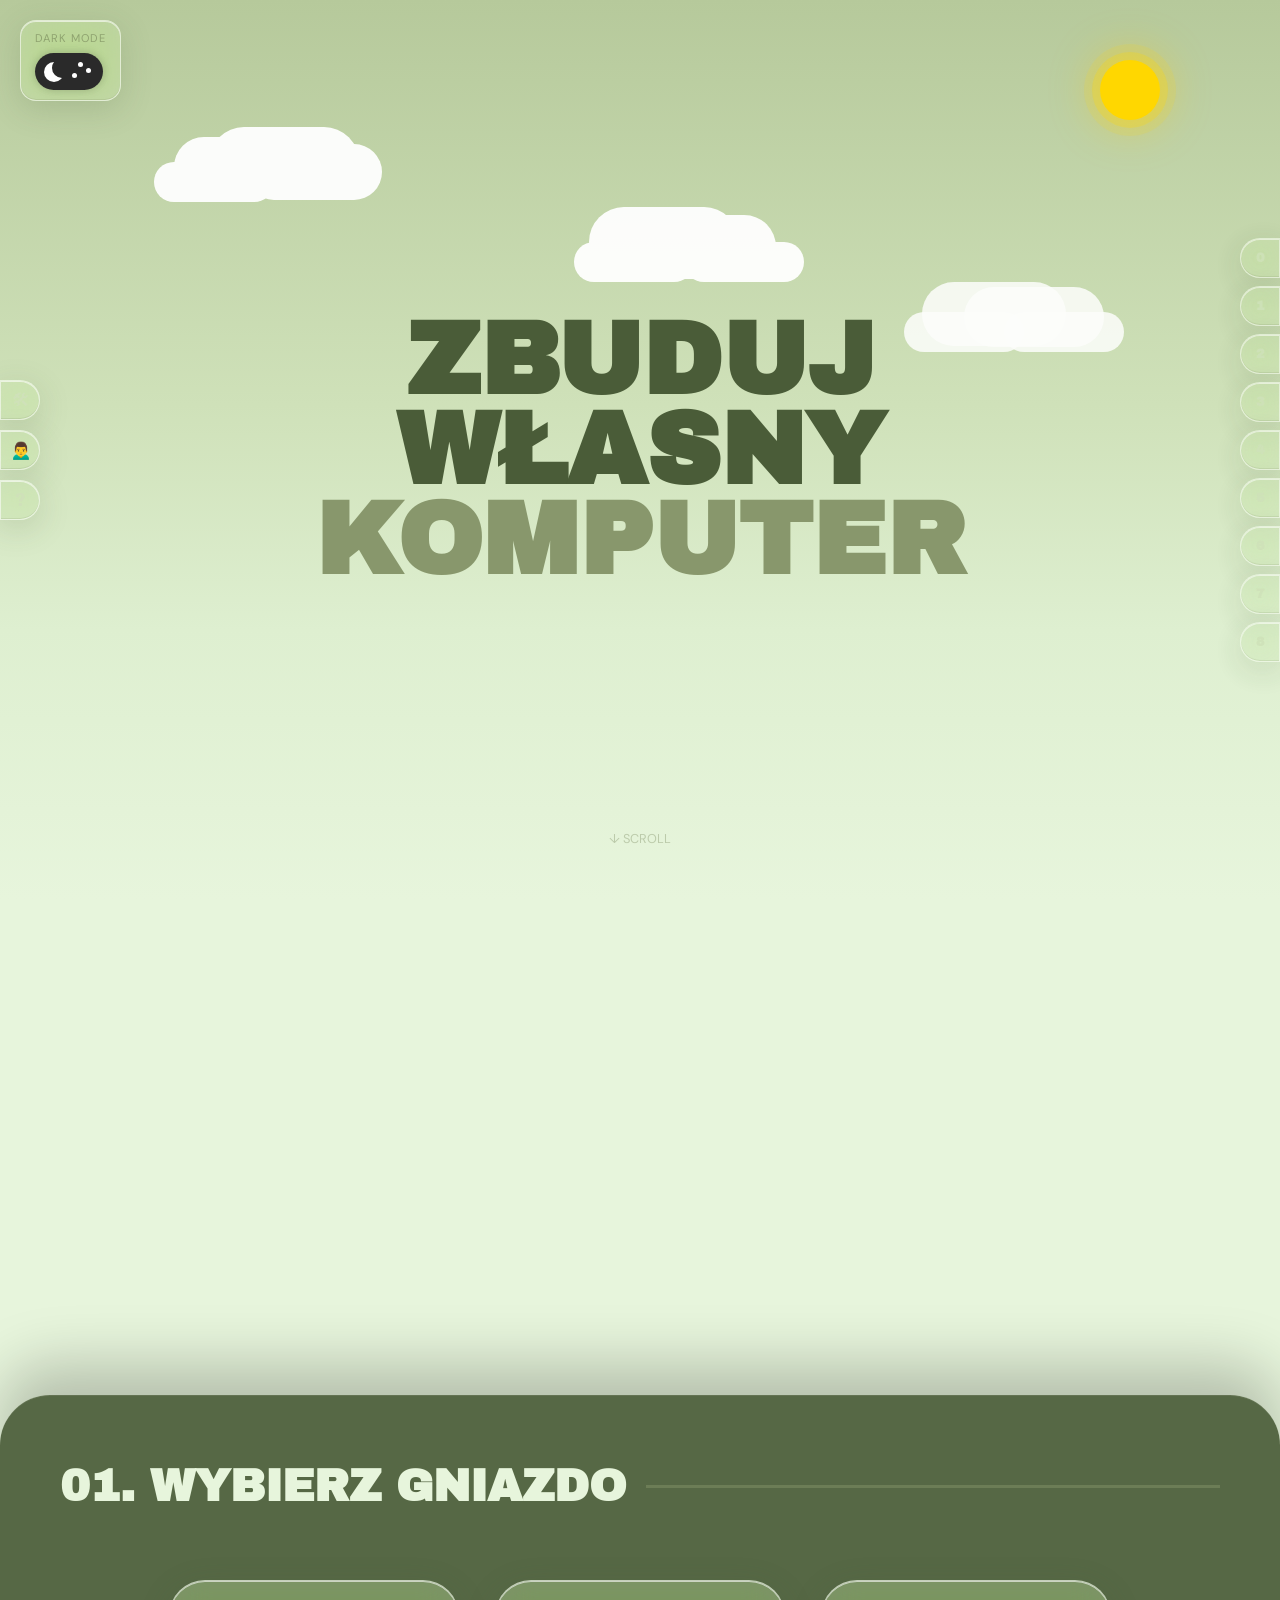
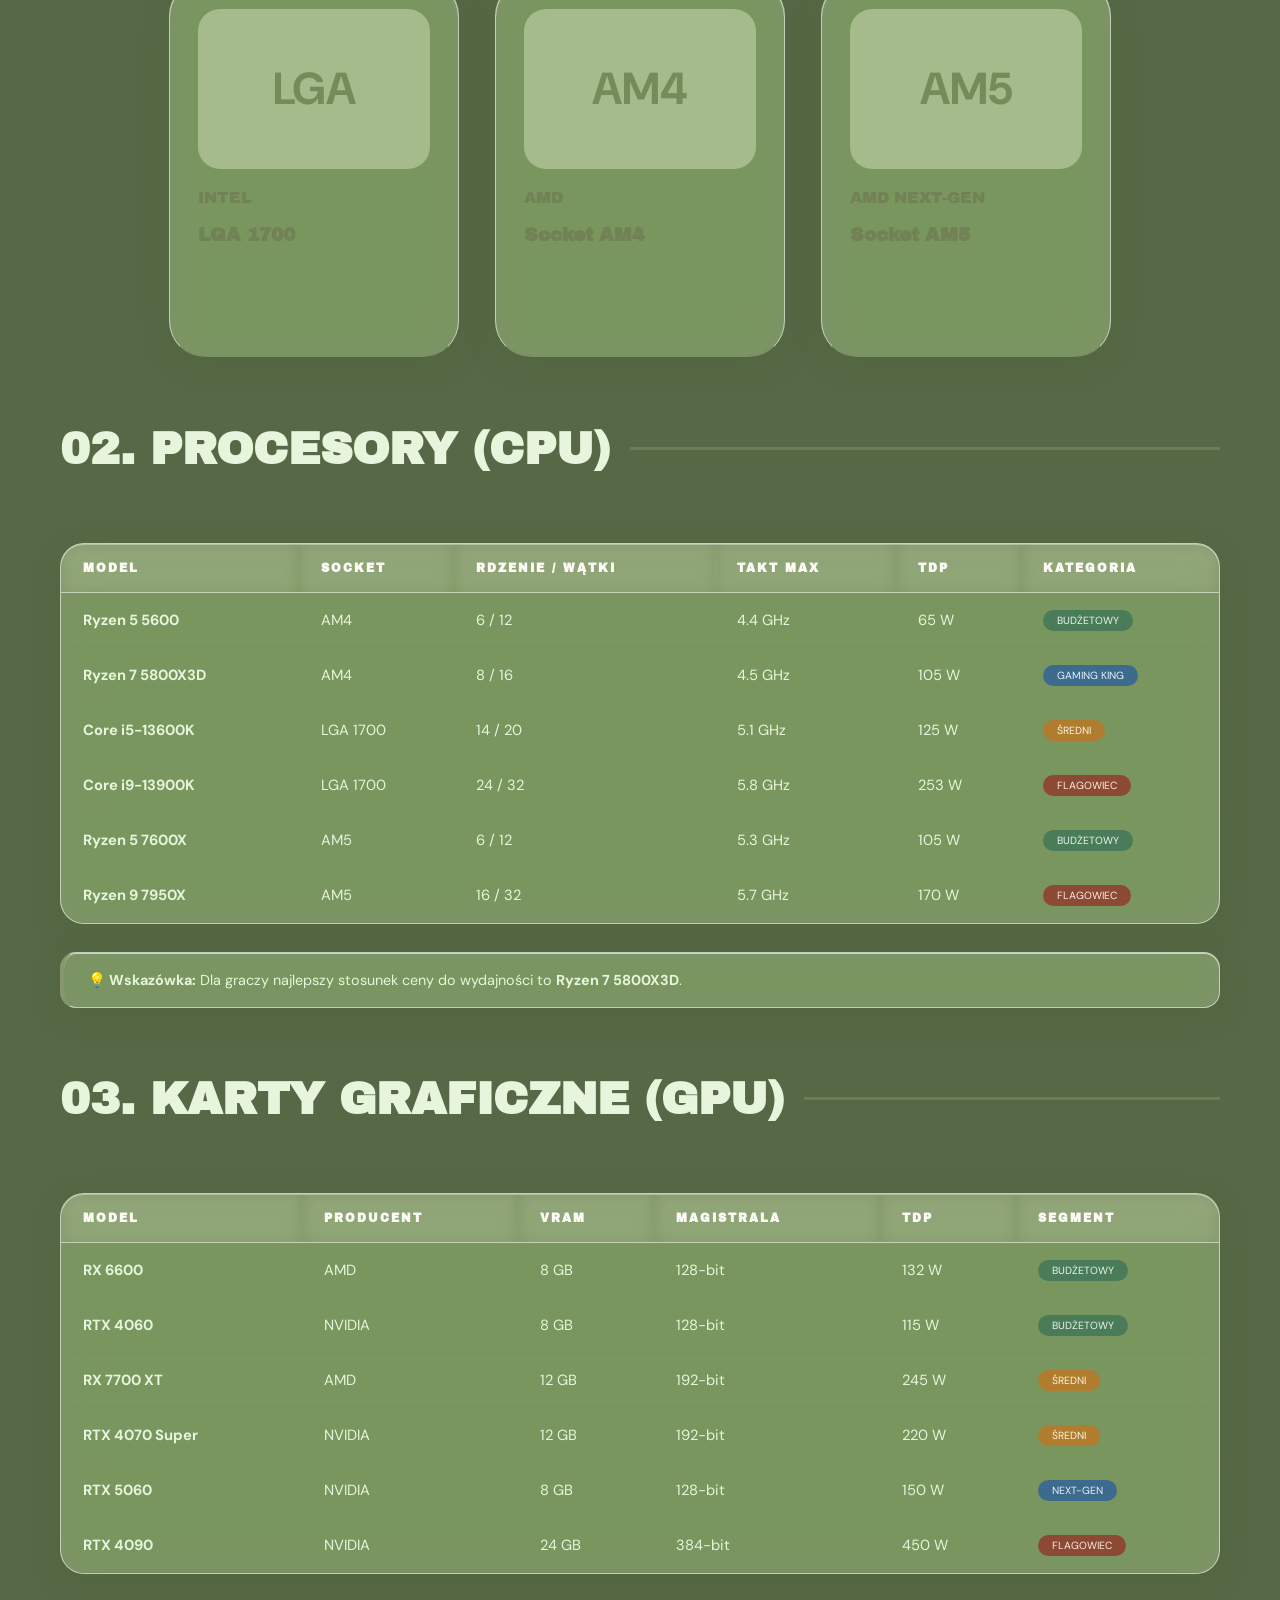
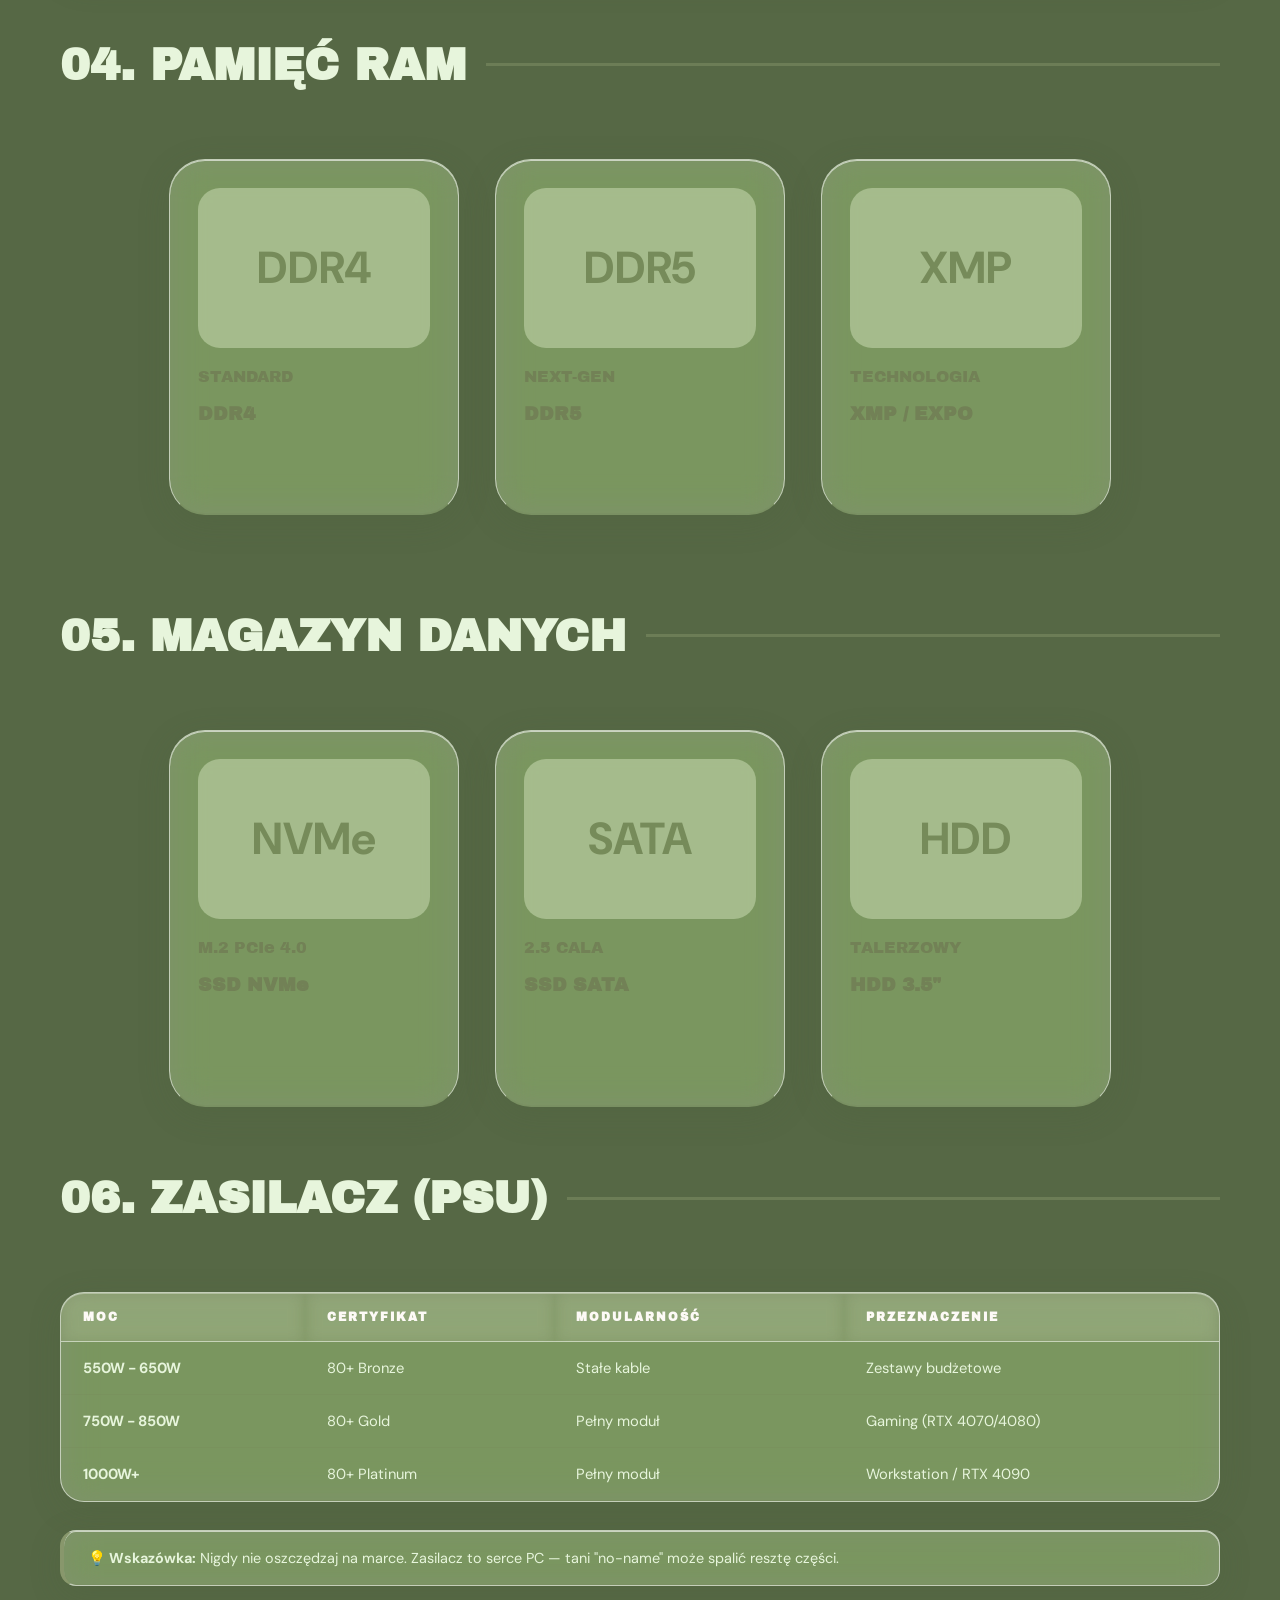
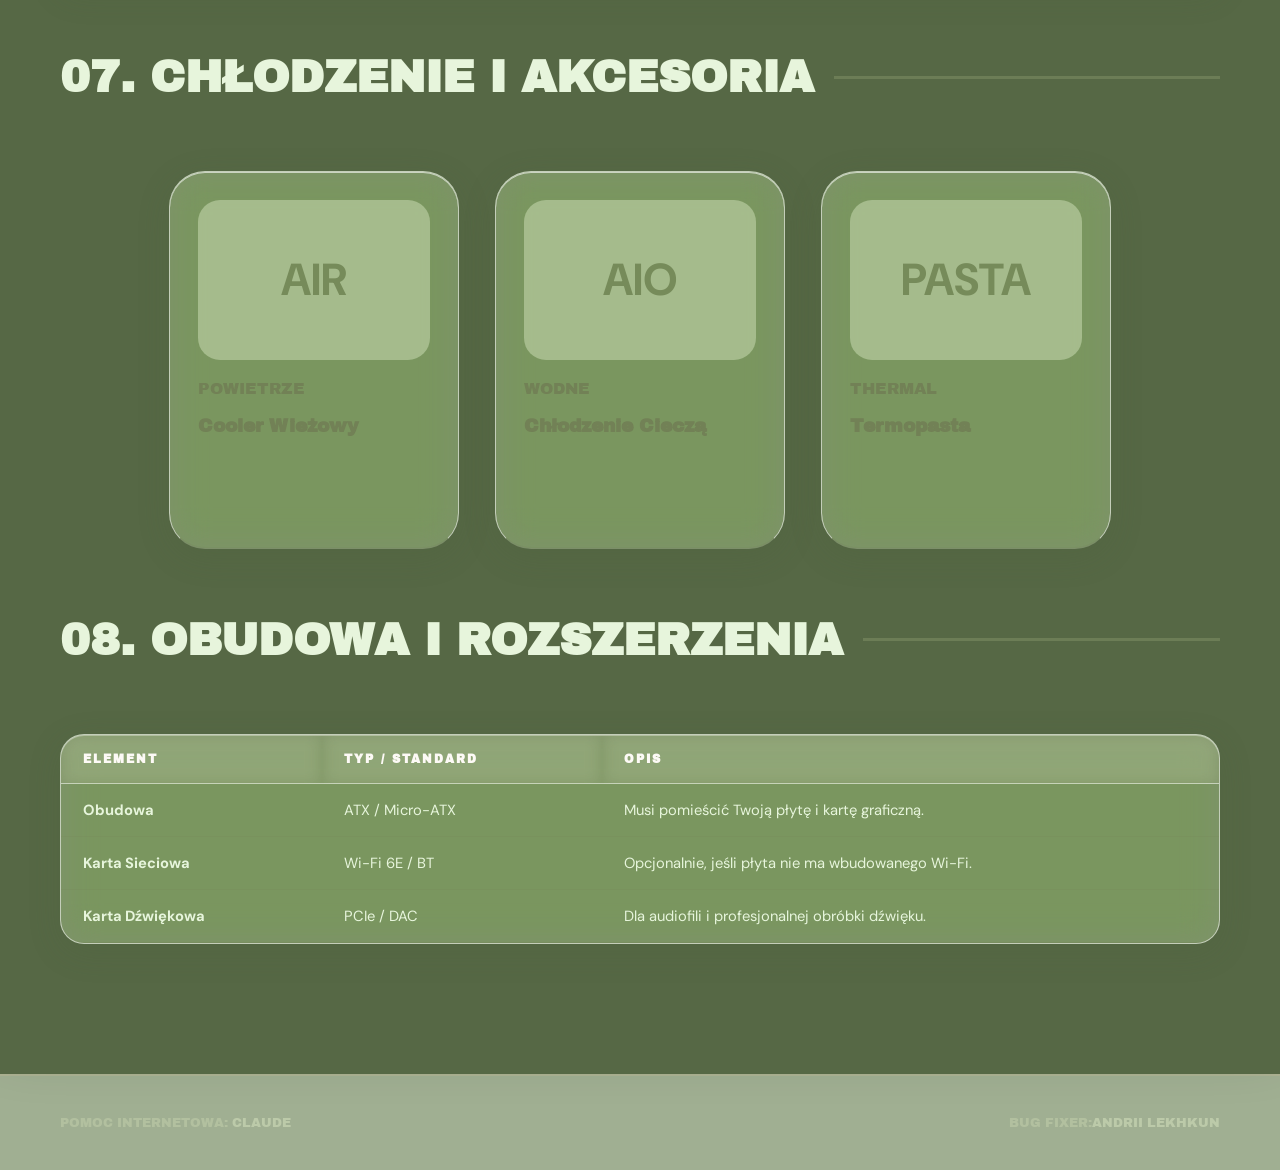
<file: index.html>
<!DOCTYPE html>
<html lang="pl">
<head>
    <meta charset="UTF-8">
    <meta name="viewport" content="width=device-width, initial-scale=1.0">
    <title>PC Builder Pro | Projekt 2026</title>
    <link href="https://fonts.googleapis.com/css2?family=Archivo+Black&family=DM+Sans:wght@400;600;700&display=swap" rel="stylesheet">
    <link rel="stylesheet" href="style.css">
</head>
<body>
    <input type="checkbox" id="theme-checkbox">

    <div class="theme-switch-container">
        <label class="theme-label" for="theme-checkbox">Dark Mode</label>
        <label class="theme-switch" for="theme-checkbox"> 
            <span class="theme-track">
                <div class="theme-star theme-star-1"></div>
                <div class="theme-star theme-star-2"></div>
                <div class="theme-star theme-star-3"></div>
            </span>
        </label>
    </div>

    <div class="nav_section_global">
        <a href="howToBuild.html" class="floating-nav-link">
            <span class="icon">🛠</span>
            <span class="text">Jak Złożyć?</span>
        </a>
        <a href="aboutMe.html" class="floating-nav-link">
            <span class="icon">🙍‍♂️</span>
            <span class="text">O mnie</span>
        </a>
        <a href="nothing.html" class="floating-nav-link">
            <span class="icon">?</span>
            <span class="text">???</span>
        </a>
    </div>

    <!-- Боковая навигация -->
    <nav class="bubble-menu-vertical">
        <a href="#hero"    class="bubble"><span class="bubble-num">0</span><span class="bubble-text">Start</span></a>
        <a href="#sockets" class="bubble"><span class="bubble-num">1</span><span class="bubble-text">Gniazda</span></a>
        <a href="#cpu"     class="bubble"><span class="bubble-num">2</span><span class="bubble-text">CPU</span></a>
        <a href="#gpu"     class="bubble"><span class="bubble-num">3</span><span class="bubble-text">GPU</span></a>
        <a href="#ram"     class="bubble"><span class="bubble-num">4</span><span class="bubble-text">RAM</span></a>
        <a href="#storage" class="bubble"><span class="bubble-num">5</span><span class="bubble-text">Dyski</span></a>
        <a href="#psu"     class="bubble"><span class="bubble-num">6</span><span class="bubble-text">Zasilacz</span></a>
        <a href="#cooling" class="bubble"><span class="bubble-num">7</span><span class="bubble-text">Chłodzenie</span></a>
        <a href="#case"    class="bubble"><span class="bubble-num">8</span><span class="bubble-text">Obudowa</span></a>
    </nav>

    <!-- Hero -->
    <section class="hero" id="hero">
        <div class="sticky-wrapper">
            <div class="hero-stars"></div>
            <div class="hero-moon"></div>
            <h1 class="hero-title">ZBUDUJ<br>WŁASNY<br><span class="accent">KOMPUTER</span></h1>
            <p class="hero-sub">↓ scroll</p>
        </div>
    </section>

    <!-- Основной контент -->
    <main class="main-content">

        <section id="sockets" class="content-section">
            <h2 class="section-label">01. Wybierz Gniazdo</h2>
            <div class="cards-container">
                <div class="card">
                    <div class="card-img-box">LGA</div>
                    <div class="card-header"><span class="brand">INTEL</span><h3 class="model">LGA 1700</h3></div>
                    <div class="card-info">Standard dla 12–14 gen Intel Core. Piny w gnieździe — montaż wymaga ostrożności.</div>
                </div>
                <div class="card">
                    <div class="card-img-box">AM4</div>
                    <div class="card-header"><span class="brand">AMD</span><h3 class="model">Socket AM4</h3></div>
                    <div class="card-info">Najbardziej opłacalna platforma. Ryzen 1000–5800X3D. Tańsze płyty i pamięci DDR4.</div>
                </div>
                <div class="card">
                    <div class="card-img-box">AM5</div>
                    <div class="card-header"><span class="brand">AMD NEXT-GEN</span><h3 class="model">Socket AM5</h3></div>
                    <div class="card-info">Nowy standard AMD z DDR5 i PCIe 5.0. Droższa inwestycja, ale z długim wsparciem.</div>
                </div>
            </div>
        </section>

        <section id="cpu" class="content-section" style="padding-top:0">
            <h2 class="section-label">02. Procesory (CPU)</h2>
            <div class="table-wrapper">
                <table>
                    <thead>
                        <tr><th>Model</th><th>Socket</th><th>Rdzenie / Wątki</th><th>Takt max</th><th>TDP</th><th>Kategoria</th></tr>
                    </thead>
                    <tbody>
                        <tr><td><strong>Ryzen 5 5600</strong></td><td>AM4</td><td>6 / 12</td><td>4.4 GHz</td><td>65 W</td><td><span class="badge badge-green">Budżetowy</span></td></tr>
                        <tr><td><strong>Ryzen 7 5800X3D</strong></td><td>AM4</td><td>8 / 16</td><td>4.5 GHz</td><td>105 W</td><td><span class="badge badge-blue">Gaming King</span></td></tr>
                        <tr><td><strong>Core i5-13600K</strong></td><td>LGA 1700</td><td>14 / 20</td><td>5.1 GHz</td><td>125 W</td><td><span class="badge badge-yellow">Średni</span></td></tr>
                        <tr><td><strong>Core i9-13900K</strong></td><td>LGA 1700</td><td>24 / 32</td><td>5.8 GHz</td><td>253 W</td><td><span class="badge badge-red">Flagowiec</span></td></tr>
                        <tr><td><strong>Ryzen 5 7600X</strong></td><td>AM5</td><td>6 / 12</td><td>5.3 GHz</td><td>105 W</td><td><span class="badge badge-green">Budżetowy</span></td></tr>
                        <tr><td><strong>Ryzen 9 7950X</strong></td><td>AM5</td><td>16 / 32</td><td>5.7 GHz</td><td>170 W</td><td><span class="badge badge-red">Flagowiec</span></td></tr>
                    </tbody>
                </table>
            </div>
            <div class="tip-box">
                <strong>💡 Wskazówka:</strong> Dla graczy najlepszy stosunek ceny do wydajności to <strong>Ryzen 7 5800X3D</strong>.
            </div>
        </section>

        <section id="gpu" class="content-section" style="padding-top:0">
            <h2 class="section-label">03. Karty Graficzne (GPU)</h2>
            <div class="table-wrapper">
                <table>
                    <thead>
                        <tr><th>Model</th><th>Producent</th><th>VRAM</th><th>Magistrala</th><th>TDP</th><th>Segment</th></tr>
                    </thead>
                    <tbody>
                        <tr><td><strong>RX 6600</strong></td><td>AMD</td><td>8 GB</td><td>128-bit</td><td>132 W</td><td><span class="badge badge-green">Budżetowy</span></td></tr>
                        <tr><td><strong>RTX 4060</strong></td><td>NVIDIA</td><td>8 GB</td><td>128-bit</td><td>115 W</td><td><span class="badge badge-green">Budżetowy</span></td></tr>
                        <tr><td><strong>RX 7700 XT</strong></td><td>AMD</td><td>12 GB</td><td>192-bit</td><td>245 W</td><td><span class="badge badge-yellow">Średni</span></td></tr>
                        <tr><td><strong>RTX 4070 Super</strong></td><td>NVIDIA</td><td>12 GB</td><td>192-bit</td><td>220 W</td><td><span class="badge badge-yellow">Średni</span></td></tr>
                        <tr><td><strong>RTX 5060</strong></td><td>NVIDIA</td><td>8 GB</td><td>128-bit</td><td>150 W</td><td><span class="badge badge-blue">Next-Gen</span></td></tr>
                        <tr><td><strong>RTX 4090</strong></td><td>NVIDIA</td><td>24 GB</td><td>384-bit</td><td>450 W</td><td><span class="badge badge-red">Flagowiec</span></td></tr>
                    </tbody>
                </table>
            </div>
        </section>

        <section id="ram" class="content-section" style="padding-top:0">
            <h2 class="section-label">04. Pamięć RAM</h2>
            <div class="cards-container">
                <div class="card"><div class="card-img-box">DDR4</div><div class="card-header"><span class="brand">STANDARD</span><h3 class="model">DDR4</h3></div><div class="card-info">3200–3600 MHz. Tańsze moduły.</div></div>
                <div class="card"><div class="card-img-box">DDR5</div><div class="card-header"><span class="brand">NEXT-GEN</span><h3 class="model">DDR5</h3></div><div class="card-info">4800 do 8000+ MHz. Wyższy koszt.</div></div>
                <div class="card"><div class="card-img-box">XMP</div><div class="card-header"><span class="brand">TECHNOLOGIA</span><h3 class="model">XMP / EXPO</h3></div><div class="card-info">Jeden klik w BIOS.</div></div>
            </div>
        </section>

        <section id="storage" class="content-section">
            <h2 class="section-label">05. Magazyn Danych</h2>
            <div class="cards-container">
                <div class="card">
                    <div class="card-img-box">NVMe</div>
                    <div class="card-header"><span class="brand">M.2 PCIe 4.0</span><h3 class="model">SSD NVMe</h3></div>
                    <div class="card-info">Najszybszy wybór. System ładuje się w sekundy. Montowany bezpośrednio w płytę.</div>
                </div>
                <div class="card">
                    <div class="card-img-box">SATA</div>
                    <div class="card-header"><span class="brand">2.5 CALA</span><h3 class="model">SSD SATA</h3></div>
                    <div class="card-info">Dobry na magazyn gier. Tańszy od NVMe, wolniejszy, ale wciąż cichy.</div>
                </div>
                <div class="card">
                    <div class="card-img-box">HDD</div>
                    <div class="card-header"><span class="brand">TALERZOWY</span><h3 class="model">HDD 3.5"</h3></div>
                    <div class="card-info">Tylko na ogromne dane i kopie zapasowe. Powolny i głośny, ale bardzo tani.</div>
                </div>
            </div>
        </section>

        <section id="psu" class="content-section" style="padding-top:0">
            <h2 class="section-label">06. Zasilacz (PSU)</h2>
            <div class="table-wrapper">
                <table>
                    <thead>
                        <tr><th>Moc</th><th>Certyfikat</th><th>Modularność</th><th>Przeznaczenie</th></tr>
                    </thead>
                    <tbody>
                        <tr><td><strong>550W - 650W</strong></td><td>80+ Bronze</td><td>Stałe kable</td><td>Zestawy budżetowe</td></tr>
                        <tr><td><strong>750W - 850W</strong></td><td>80+ Gold</td><td>Pełny moduł</td><td>Gaming (RTX 4070/4080)</td></tr>
                        <tr><td><strong>1000W+</strong></td><td>80+ Platinum</td><td>Pełny moduł</td><td>Workstation / RTX 4090</td></tr>
                    </tbody>
                </table>
            </div>
            <div class="tip-box">
                <strong>💡 Wskazówka:</strong> Nigdy nie oszczędzaj na marce. Zasilacz to serce PC — tani "no-name" może spalić resztę części.
            </div>
        </section>

        <section id="cooling" class="content-section" style="padding-top:0">
            <h2 class="section-label">07. Chłodzenie i Akcesoria</h2>
            <div class="cards-container">
                <div class="card">
                    <div class="card-img-box">AIR</div>
                    <div class="card-header"><span class="brand">POWIETRZE</span><h3 class="model">Cooler Wieżowy</h3></div>
                    <div class="card-info">Niezawodny, cichy i tani. Idealny dla procesorów serii Ryzen 5 / Core i5.</div>
                </div>
                <div class="card">
                    <div class="card-img-box">AIO</div>
                    <div class="card-header"><span class="brand">WODNE</span><h3 class="model">Chłodzenie Cieczą</h3></div>
                    <div class="card-info">Najlepsza wydajność i wygląd. Wymagane przy i9 lub Ryzen 9.</div>
                </div>
                <div class="card">
                    <div class="card-img-box">PASTA</div>
                    <div class="card-header"><span class="brand">THERMAL</span><h3 class="model">Termopasta</h3></div>
                    <div class="card-info">Klucz do niskich temperatur. Wypełnia mikroszczeliny między CPU a chłodzeniem.</div>
                </div>
            </div>
        </section>

        <section id="case" class="content-section" style="padding-top:0">
            <h2 class="section-label">08. Obudowa i Rozszerzenia</h2>
            <div class="table-wrapper">
                <table>
                    <thead>
                        <tr><th>Element</th><th>Typ / Standard</th><th>Opis</th></tr>
                    </thead>
                    <tbody>
                        <tr><td><strong>Obudowa</strong></td><td>ATX / Micro-ATX</td><td>Musi pomieścić Twoją płytę i kartę graficzną.</td></tr>
                        <tr><td><strong>Karta Sieciowa</strong></td><td>Wi-Fi 6E / BT</td><td>Opcjonalnie, jeśli płyta nie ma wbudowanego Wi-Fi.</td></tr>
                        <tr><td><strong>Karta Dźwiękowa</strong></td><td>PCIe / DAC</td><td>Dla audiofili i profesjonalnej obróbki dźwięku.</td></tr>
                    </tbody>
                </table>
            </div>
        </section>

    </main>

    <footer class="footer">
        <span>Pomoc internetowa: <span class="footer-accent">Claude</span></span>
        <span>Bug fixer:<span class="footer-accent">Andrii Lekhkun</span></span>
    </footer>

</body>
</html>
</file>
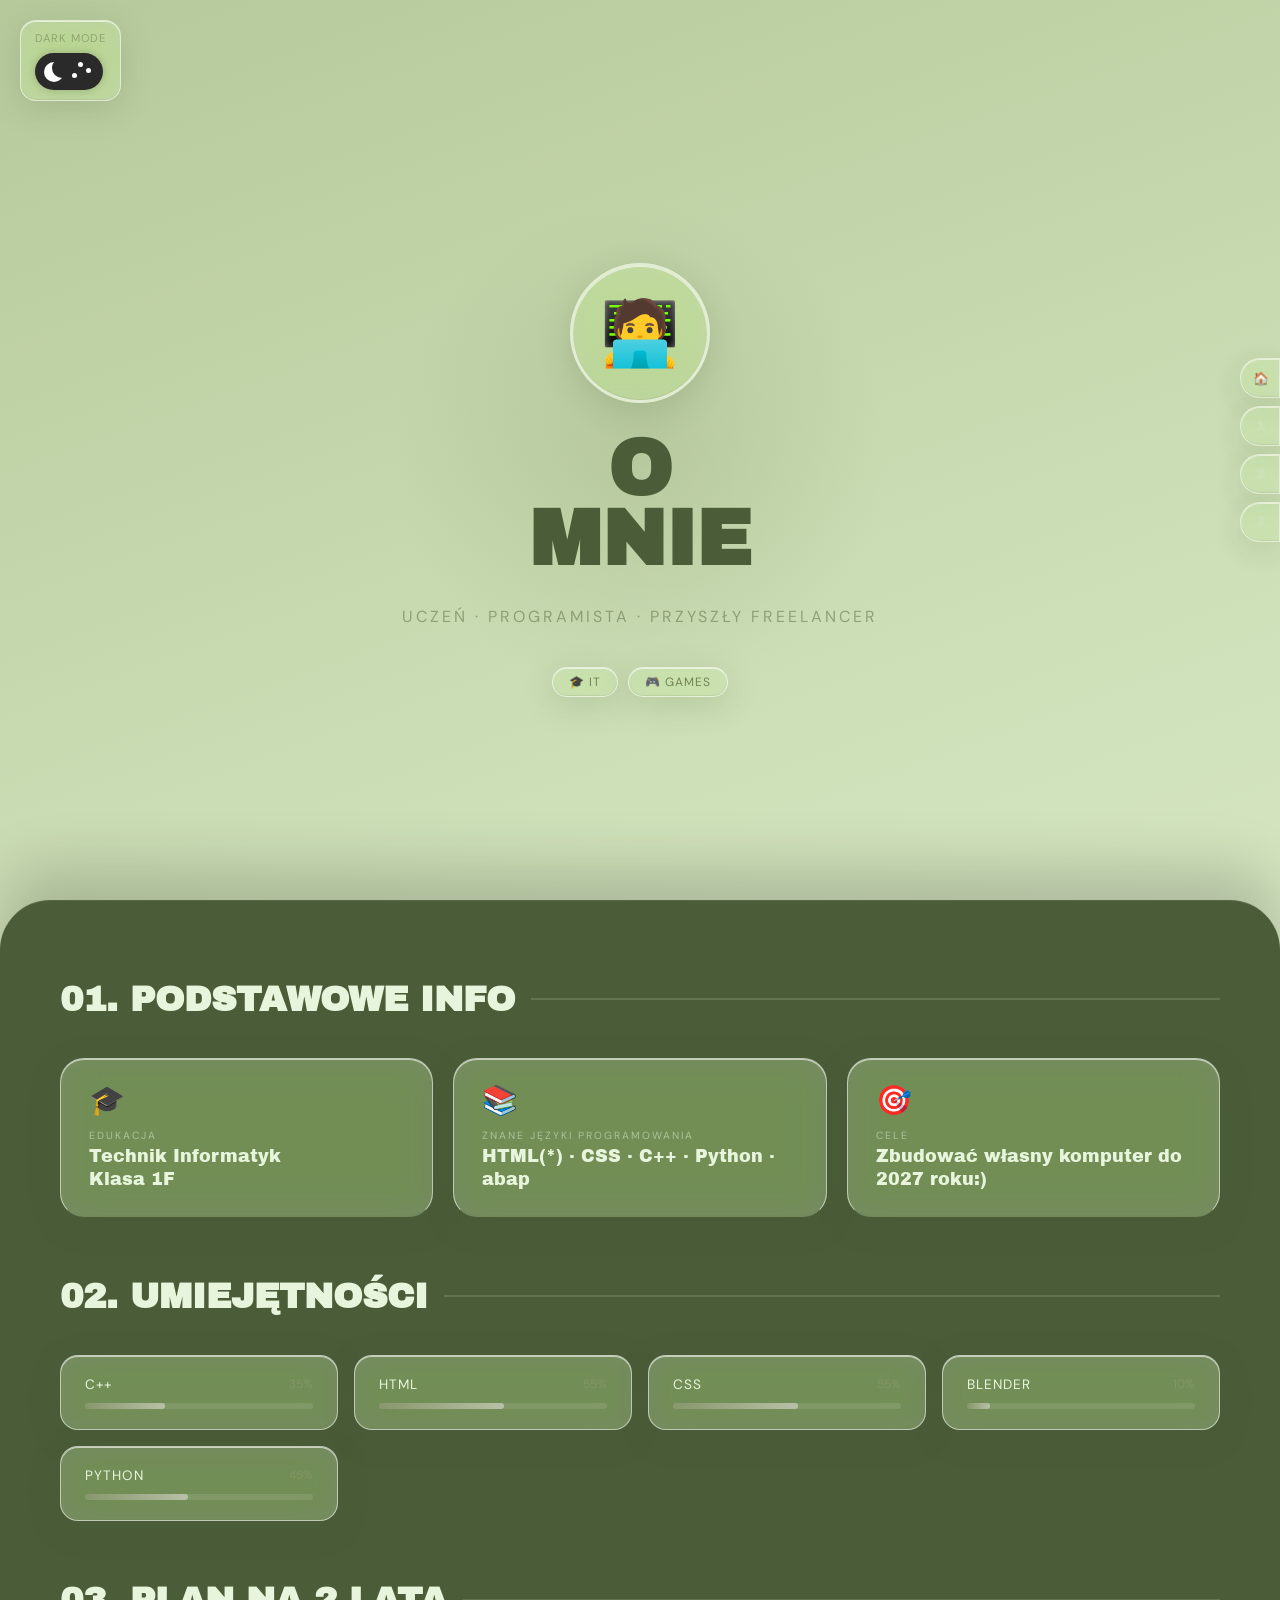
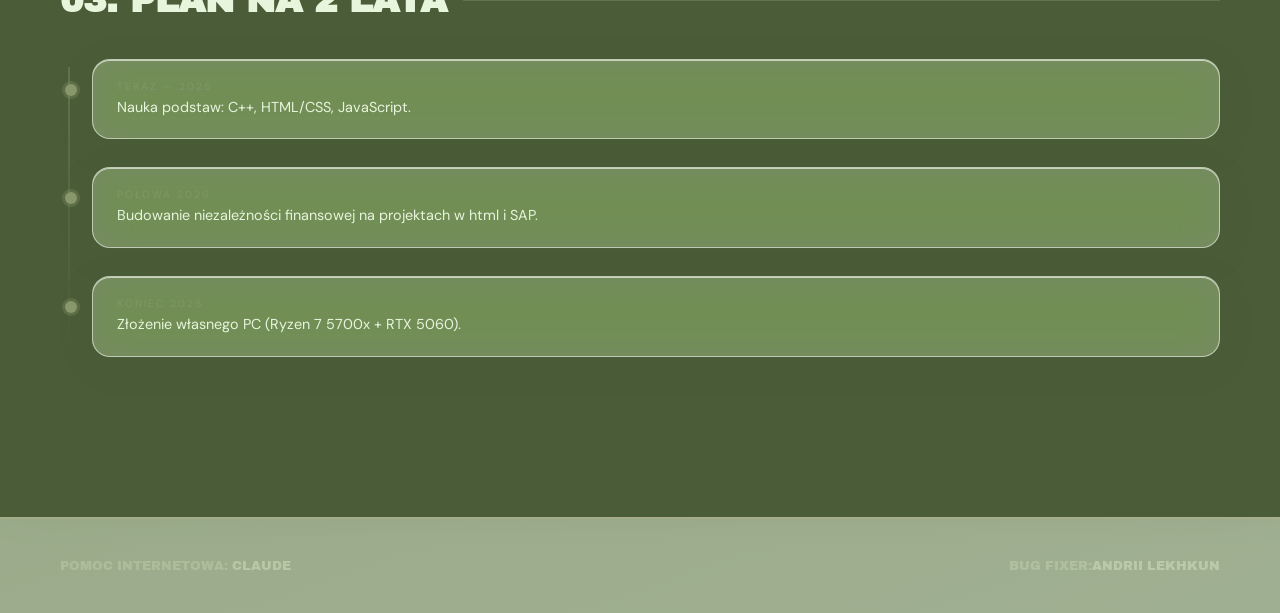
<file: aboutMe.html>
<!DOCTYPE html>
<html lang="pl">
<head>
    <meta charset="UTF-8">
    <meta name="viewport" content="width=device-width, initial-scale=1.0">
    <title>O Mnie | Projekt 2026</title>
    <link href="https://fonts.googleapis.com/css2?family=Archivo+Black&family=DM+Sans:wght@400;600;700&display=swap" rel="stylesheet">
    <link rel="stylesheet" href="style.css">
</head>
<body class="page-gradient">
    <input type="checkbox" id="theme-checkbox">

    <!-- Theme toggle -->
    <div class="theme-switch-container">
        <label class="theme-label" for="theme-checkbox">Dark Mode</label>
        <label class="theme-switch" for="theme-checkbox">
            <span class="theme-track">
                <div class="theme-star theme-star-1"></div>
                <div class="theme-star theme-star-2"></div>
                <div class="theme-star theme-star-3"></div>
            </span>
        </label>
    </div>

    <!-- Bubble nav -->
    <nav class="bubble-menu-vertical">
        <a href="index.html" class="bubble"><span class="bubble-num">🏠</span><span class="bubble-text">Powrót</span></a>
        <a href="#info"   class="bubble"><span class="bubble-num">1</span><span class="bubble-text">Info</span></a>
        <a href="#skills" class="bubble"><span class="bubble-num">2</span><span class="bubble-text">Umiejętności</span></a>
        <a href="#plan"   class="bubble"><span class="bubble-num">3</span><span class="bubble-text">Plan</span></a>
    </nav>

    <!-- Hero -->
    <section class="about-hero">
        <div class="about-avatar">🧑‍💻</div>
        <h1 class="about-name">O<br>Mnie</h1>
        <p class="about-tagline">Uczeń · Programista · Przyszły Freelancer</p>
        <div class="about-badges">
            <span class="about-badge">🎓 IT</span>
            <span class="about-badge">🎮 Games</span>
        </div>
    </section>

    <!-- Content -->
    <div class="about-content">

        <section id="info">
            <h2 class="about-section-title">01. Podstawowe Info</h2>
            <div class="info-grid">
                <div class="info-card">
                    <span class="info-card-icon">🎓</span>
                    <div class="info-card-label">Edukacja</div>
                    <div class="info-card-value">Technik Informatyk<br>Klasa 1F</div>
                </div>
                <div class="info-card">
                    <span class="info-card-icon">📚</span>
                    <div class="info-card-label">Znane języki programowania</div>
                    <div class="info-card-value">HTML(*) · CSS · C++ · Python · abap</div>
                </div>
                <div class="info-card">
                    <span class="info-card-icon">🎯</span>
                    <div class="info-card-label">Cele</div>
                    <div class="info-card-value">Zbudować własny komputer do 2027 roku:)</div>
                </div>
            </div>
        </section>

        <section id="skills">
            <h2 class="about-section-title">02. Umiejętności</h2>
            <div class="skills-grid">
                <div class="skill-item">
                    <div class="skill-top">
                        <span class="skill-name">C++</span>
                        <span class="skill-pct">35%</span>
                    </div>
                    <div class="skill-bar-bg"><div class="skill-bar-fill" style="width:35%"></div></div>
                </div>
                <div class="skill-item">
                    <div class="skill-top">
                        <span class="skill-name">HTML</span>
                        <span class="skill-pct">55%</span>
                    </div>
                    <div class="skill-bar-bg"><div class="skill-bar-fill" style="width:55%"></div></div>
                </div>
                <div class="skill-item">
                    <div class="skill-top">
                        <span class="skill-name">CSS</span>
                        <span class="skill-pct">55%</span>
                    </div>
                    <div class="skill-bar-bg"><div class="skill-bar-fill" style="width:55%"></div></div>
                </div>
                <div class="skill-item">
                    <div class="skill-top">
                        <span class="skill-name">Blender</span>
                        <span class="skill-pct">10%</span>
                    </div>
                    <div class="skill-bar-bg"><div class="skill-bar-fill" style="width:10%"></div></div>
                </div>
                <div class="skill-item">
                    <div class="skill-top">
                        <span class="skill-name">Python</span>
                        <span class="skill-pct">45%</span>
                    </div>
                    <div class="skill-bar-bg"><div class="skill-bar-fill" style="width:45%"></div></div>
                </div>
            </div>
        </section>

        <section id="plan">
            <h2 class="about-section-title">03. Plan na 2 Lata</h2>
            <div class="timeline">
                <div class="timeline-item">
                    <div class="timeline-year">Teraz — 2025</div>
                    <div class="timeline-text">Nauka podstaw: C++, HTML/CSS, JavaScript.</div>
                </div>
                <div class="timeline-item">
                    <div class="timeline-year">Połowa 2026</div>
                    <div class="timeline-text">Budowanie niezależności finansowej na projektach w html i SAP.</div>
                </div>
                <div class="timeline-item">
                    <div class="timeline-year">Koniec 2026</div>
                    <div class="timeline-text">Złożenie własnego PC (Ryzen 7 5700x + RTX 5060).</div>
                </div>
            </div>
        </section>
    </div>

    <footer class="footer">
        <span>Pomoc internetowa: <span class="footer-accent">Claude</span></span>
        <span>Bug fixer:<span class="footer-accent">Andrii Lekhkun</span></span>
    </footer>

</body>
</html>
</file>
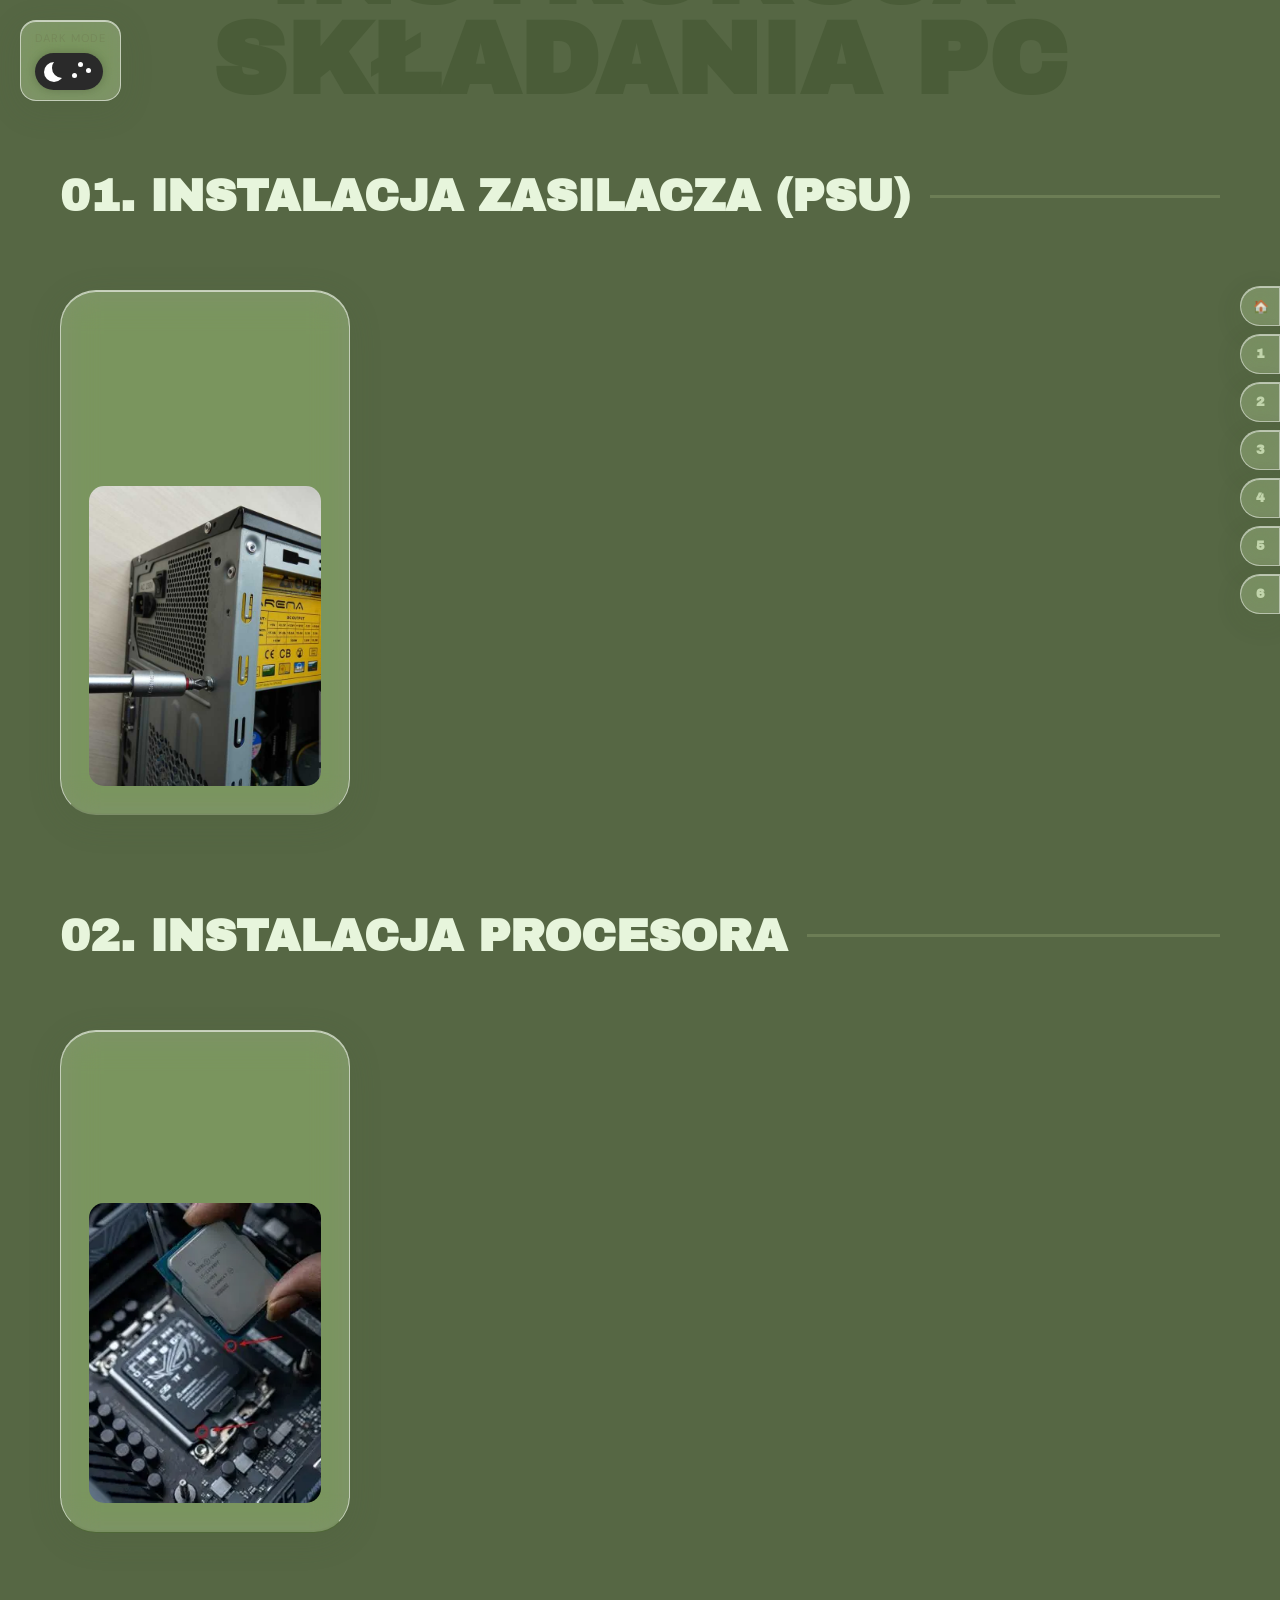
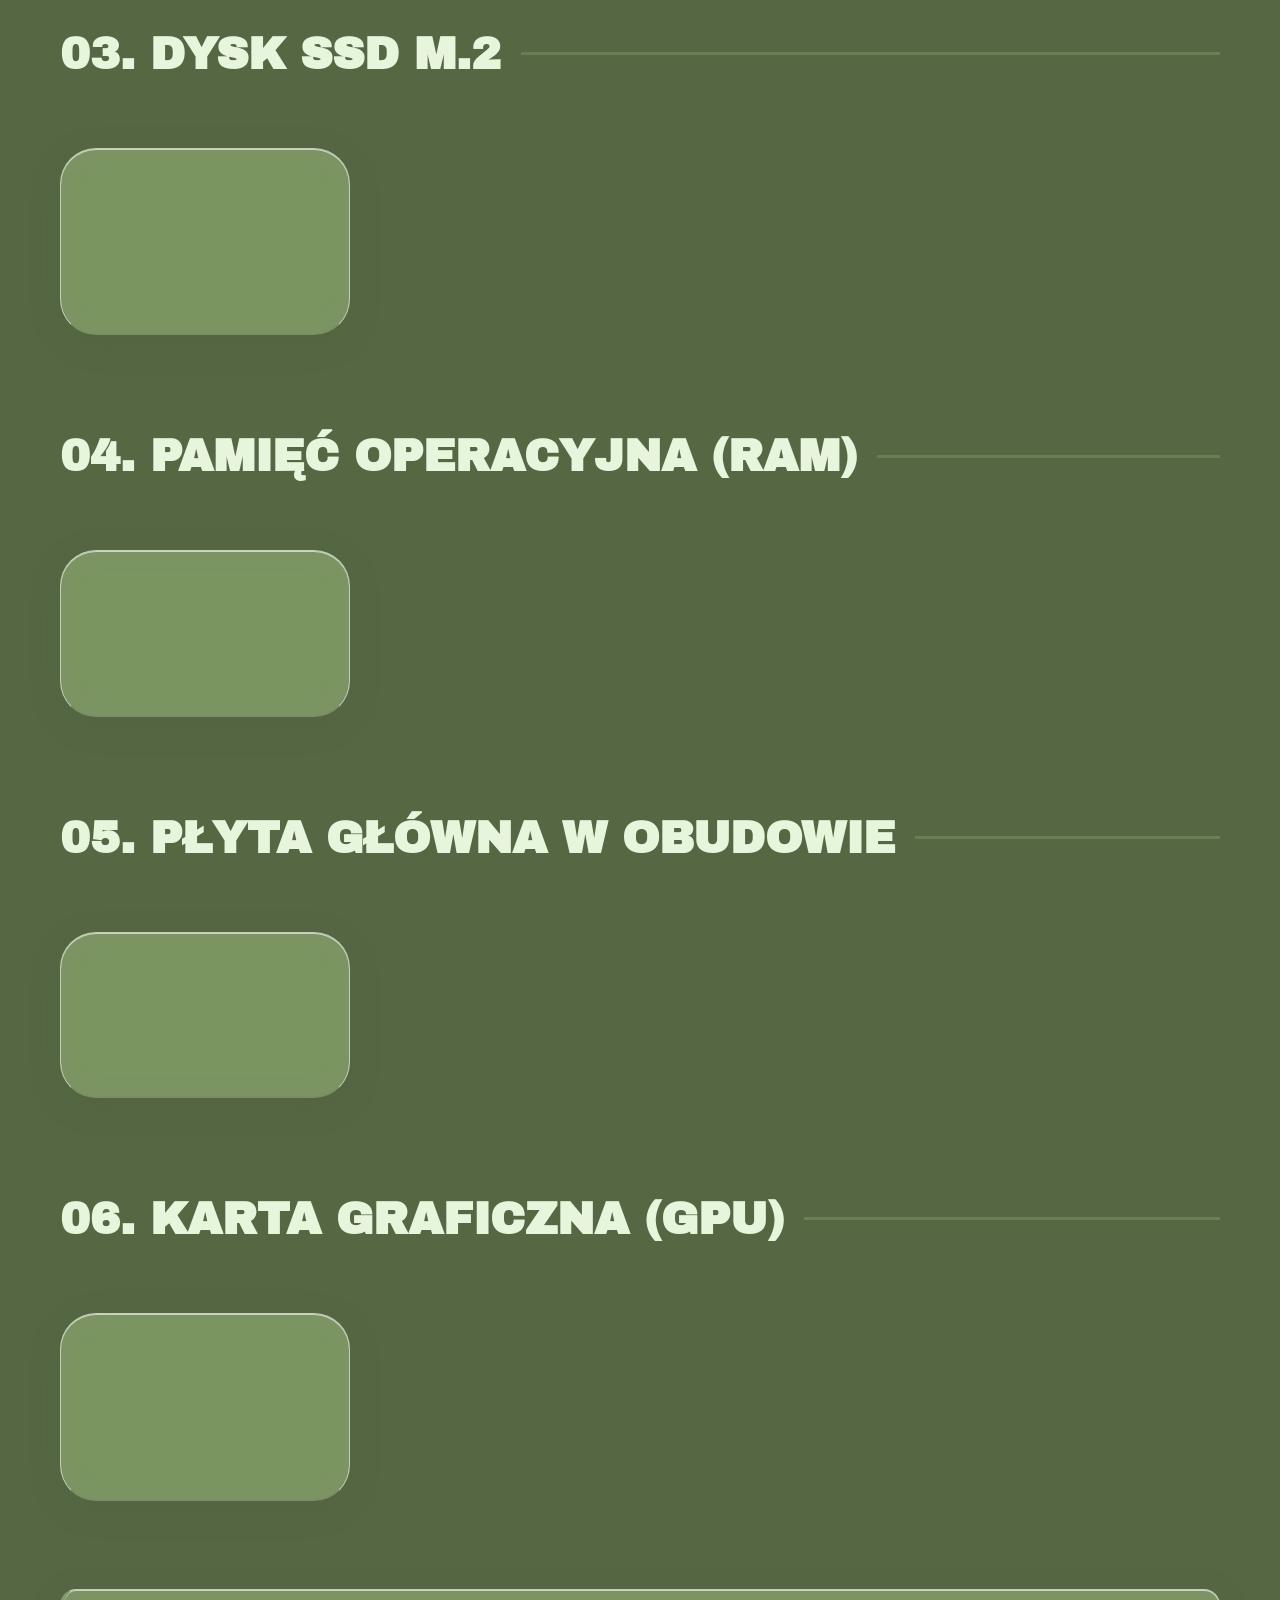
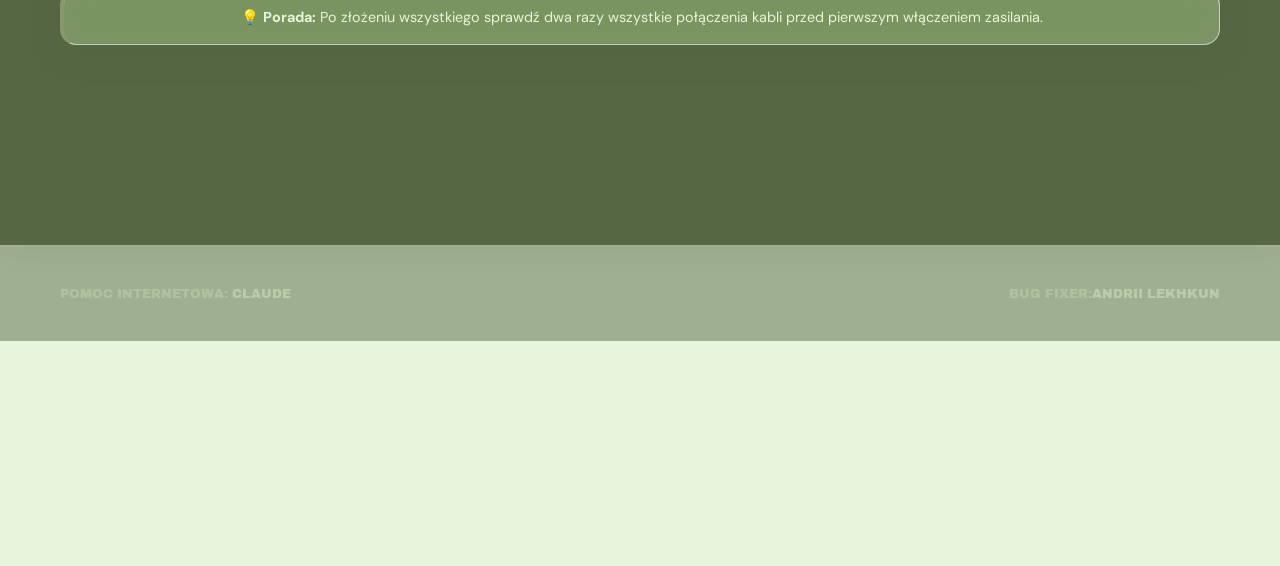
<file: howToBuild.html>
<!DOCTYPE html>
<html lang="pl">
<head>
    <meta charset="UTF-8">
    <meta name="viewport" content="width=device-width, initial-scale=1.0">
    <title>Poradnik Składania PC | Projekt 2026</title>
    <link href="https://fonts.googleapis.com/css2?family=Archivo+Black&family=DM+Sans:wght@400;600;700&display=swap" rel="stylesheet">
    <link rel="stylesheet" href="style.css">
</head>
<body>

    <input type="checkbox" id="theme-checkbox">
    <nav class="bubble-menu-vertical">
        <a href="index.html" class="bubble"><span class="bubble-num">🏠</span><span class="bubble-text">Powrót</span></a>
        <a href="#step1" class="bubble"><span class="bubble-num">1</span><span class="bubble-text">Zasilacz</span></a>
        <a href="#step2" class="bubble"><span class="bubble-num">2</span><span class="bubble-text">Procesor</span></a>
        <a href="#step3" class="bubble"><span class="bubble-num">3</span><span class="bubble-text">Dysk M.2</span></a>
        <a href="#step4" class="bubble"><span class="bubble-num">4</span><span class="bubble-text">Pamięć RAM</span></a>
        <a href="#step5" class="bubble"><span class="bubble-num">5</span><span class="bubble-text">Płyta Główna</span></a>
        <a href="#step6" class="bubble"><span class="bubble-num">6</span><span class="bubble-text">Grafika</span></a>
    </nav>
        <!-- Переключатель темы -->
<div class="theme-switch-container">
    <label class="theme-label" for="theme-checkbox">Dark Mode</label>
    <label class="theme-switch" for="theme-checkbox"> <span class="theme-track">
            <div class="theme-star theme-star-1"></div>
            <div class="theme-star theme-star-2"></div>
            <div class="theme-star theme-star-3"></div>
            </span>
    </label>
</div>

    <main class="main-content">
        <header class="hero-section">
            <h1 class="hero-title">INSTRUKCJA<br><span class="hero-accent">SKŁADANIA PC</span></h1>
        </header>

        <section id="step1" class="content-section">
            <h2 class="section-label">01. Instalacja Zasilacza (PSU)</h2>
            <div class="card">
                <div class="card-info">
                    W większości nowoczesnych obudów zasilacz montuje się na dole, wentylatorem skierowanym w dół. Jeśli zasilacz jest modułowy, podłącz tylko niezbędne kable (płyta główna, CPU, GPU) przed włożeniem go do środka.
                </div>
                <img src="power.jpg" alt="Montaż zasilacza" style="width: 100%; height: 300px; object-fit: cover; border-radius: 15px; margin-top: 15px; display: block;">
            </div>
        </section>

        <section id="step2" class="content-section">
            <h2 class="section-label">02. Instalacja Procesora</h2>
            <div class="card">
                <div class="card-info">
                    To najbardziej delikatny moment. Podnieś dźwignię gniazda. Dopasuj „złoty trójkąt” na rogu procesora do oznaczenia na płycie głównej. Delikatnie opuść procesor – nie używaj siły!
                </div>
                <img src="proc.png" alt="Instalacja procesora" style="width: 100%; height: 300px; object-fit: cover; border-radius: 15px; margin-top: 15px; display: block;">
            </div>
        </section>

        <section id="step3" class="content-section">
            <h2 class="section-label">03. Dysk SSD M.2</h2>
            <div class="card">
                <div class="card-info">
                    Włóż dysk M.2 do gniazda pod kątem około 30 stopni, a następnie dociśnij go i przykręć małą śrubką lub zabezpiecz zatrzaskiem. Jeśli płyta ma radiator, załóż go z powrotem.
                </div>
            </div>
        </section>

        <section id="step4" class="content-section">
            <h2 class="section-label">04. Pamięć Operacyjna (RAM)</h2>
            <div class="card">
                <div class="card-info">
                    Otwórz zatrzaski gniazd RAM. Włóż kości (zazwyczaj do slotów 2 i 4 dla Dual Channel). Dociśnij, aż usłyszysz wyraźne kliknięcie z obu stron.
                </div>
            </div>
        </section>

        <section id="step5" class="content-section">
            <h2 class="section-label">05. Płyta Główna w Obudowie</h2>
            <div class="card">
                <div class="card-info">
                    Upewnij się, że dystanse w obudowie są na właściwych miejscach. Włóż maskownicę portów (jeśli nie jest zintegrowana) i ostrożnie przykręć płytę główną.
                </div>
            </div>
        </section>

        <section id="step6" class="content-section">
            <h2 class="section-label">06. Karta Graficzna (GPU)</h2>
            <div class="card">
                <div class="card-info">
                    Wyłam odpowiednie śledzie w obudowie. Włóż kartę do najwyższego slotu PCIe x16 i dociśnij do kliknięcia. Nie zapomnij o podłączeniu kabli zasilających PCIe!
                </div>
            </div>
        </section>

        <section class="content-section" style="text-align: center; padding-bottom: 100px;">
            <div class="tip-box">
                💡 <strong>Porada:</strong> Po złożeniu wszystkiego sprawdź dwa razy wszystkie połączenia kabli przed pierwszym włączeniem zasilania.
            </div>
        </section>
    </main>

    <footer class="footer">
        <span>Pomoc internetowa: <span class="footer-accent">Claude</span></span>
        <span>Bug fixer:<span class="footer-accent">Andrii Lekhkun</span></span>
    </footer>

</body>
</html>
</file>
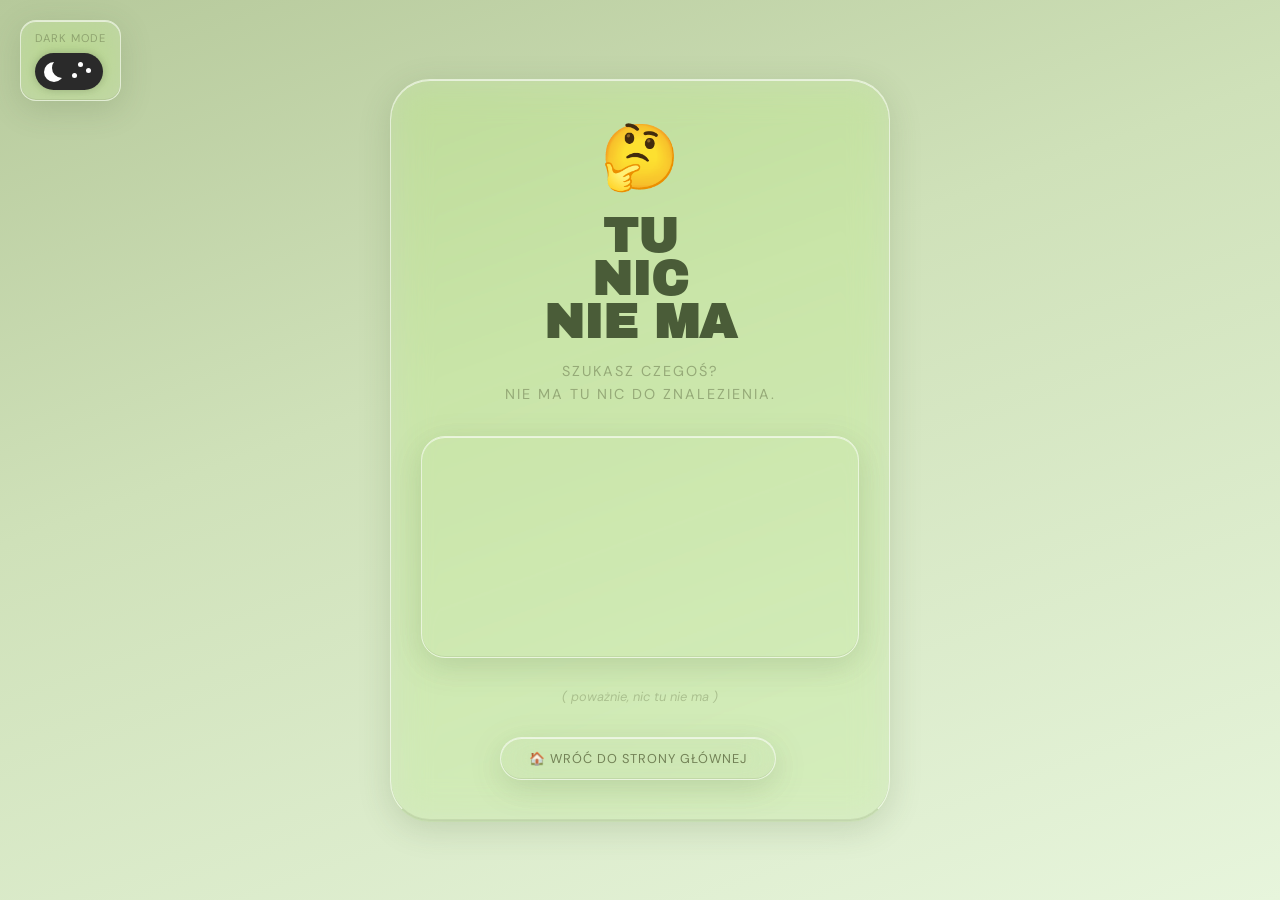
<file: nothing.html>
<!DOCTYPE html>
<html lang="pl">
<head>
    <meta charset="UTF-8">
    <meta name="viewport" content="width=device-width, initial-scale=1.0">
    <title>??? | Projekt 2026</title>
    <link href="https://fonts.googleapis.com/css2?family=Archivo+Black&family=DM+Sans:wght@400;600;700&display=swap" rel="stylesheet">
    <link rel="stylesheet" href="style.css">
</head>
<body class="page-gradient page-scroll">
    <input type="checkbox" id="theme-checkbox">

    <!-- Theme toggle -->
    <div class="theme-switch-container">
        <label class="theme-label" for="theme-checkbox">Dark Mode</label>
        <label class="theme-switch" for="theme-checkbox">
            <span class="theme-track">
                <div class="theme-star theme-star-1"></div>
                <div class="theme-star theme-star-2"></div>
                <div class="theme-star theme-star-3"></div>
            </span>
        </label>
    </div>
    <!-- Floating particles -->
    <div class="particles" id="particles"></div>

    <!-- Main card -->
    <div class="nothing-card">
        <span class="nothing-emoji click-zone" id="emoji">🤔</span>

        <h1 class="nothing-title">Tu<br>Nic<br>Nie Ma</h1>

        <p class="nothing-sub">
            Szukasz czegoś?<br>
            Nie ma tu nic do znalezienia.
        </p>

        <div class="gif-wrapper">
            <iframe src="https://giphy.com/embed/Vuw9m5wXviFIQ" allowFullScreen></iframe>
        </div>

        <p class="secret-msg" id="secret">( poważnie, nic tu nie ma )</p>

        <a href="index.html" class="back-btn">
            🏠 Wróć do strony głównej
        </a>

        <div class="counter-badge" id="counter"></div>
    </div>
</body>
</html>
</file>
<file: style.css>
/* ===================== THEMES ===================== */
:root {
    --bg:          #E7F5DC;
    --dark:        #728156;
    --accent:      #88976C;
    --white:       #CFE1B9;
    --main-bg:     #4a5c38;
    --card-border: #B6C99B;
    --card-img-bg: #CFE1B9;
    --tip-color:   #E7F5DC;
    --table-text:  #E7F5DC;
    --easing:      cubic-bezier(0.25, 1, 0.5, 1);
    --transition:  all 0.45s var(--easing);
    --glass-bg:    rgba(136, 151, 108, 0.45);
    --glass-border:rgba(255, 255, 255, 0.25);
    --glass-shadow:rgba(0, 0, 0, 0.15);
}

body:has(#theme-checkbox:checked) {
    --bg:          #190019;
    --dark:        #fbe4d8;
    --accent:      #854f6c;
    --white:       #2b124c;
    --main-bg:     #190019;
    --card-border: #522b5b;
    --card-img-bg: #2b124c;
    --tip-color:   #dfb6b2;
    --table-text:  #fbe4d8;
}

/* ===================== GLOBAL ===================== */
*, *::before, *::after { box-sizing: border-box; }

html { scroll-behavior: smooth; }

body {
    margin: 0;
    background-color: var(--bg);
    font-family: 'Archivo Black', sans-serif;
    color: var(--dark);
    overflow-x: hidden;
}

/* Плавный переход цветов при смене темы */
body, .main-content, .card, .card-img-box, .tip-box, .footer,
.bubble, .slider, .theme-label, td, th, .section-label {
    transition:
        background-color 0.5s ease,
        color            0.5s ease,
        border-color     0.5s ease,
        box-shadow       0.5s ease;
}

input[type="checkbox"] { display: none !important; }

.accent { color: var(--accent); }

/* ===================== THEME TOGGLE ===================== */
.theme-switch-container {
    position: fixed;
    top: 20px;
    left: 20px !important;
    z-index: 9999;
    display: flex;
    flex-direction: column;
    align-items: flex-start;
    gap: 8px;
}

.theme-label {
    font-size: 0.7rem;
    text-transform: uppercase;
    letter-spacing: 1px;
    font-family: 'DM Sans', sans-serif;
    color: var(--dark);
    opacity: 0.6;
    cursor: pointer;
}

.theme-switch {
    font-size: 17px;
    position: relative;
    display: inline-block;
    width: 4em;
    height: 2.2em;
    border-radius: 30px;
    box-shadow: 0 0 10px rgba(0,0,0,0.2);
}

.theme-track {
    position: absolute;
    cursor: pointer;
    top: 0; left: 0; right: 0; bottom: 0;
    background-color: #2a2a2a;
    border-radius: 30px;
    overflow: hidden;
    transition: 0.4s;
}

.theme-track::before {
    content: "";
    position: absolute;
    height: 1.2em;
    width: 1.2em;
    border-radius: 20px;
    left: 0.5em;
    bottom: 0.5em;
    box-shadow: inset 8px -4px 0px 0px #fff;
    transition: 0.4s;
    transition-timing-function: cubic-bezier(0.81, -0.04, 0.38, 1.5);
}

body:has(#theme-checkbox:checked) .theme-track { background-color: #00a6ff; }
body:has(#theme-checkbox:checked) .theme-track::before {
    transform: translateX(1.8em);
    box-shadow: inset 15px -4px 0px 15px #ffcf48;
}

.theme-star {
    position: absolute;
    width: 5px;
    height: 5px;
    background-color: #fff;
    border-radius: 50%;
    transition: all 0.4s;
}
.theme-star-1 { left: 2.5em; top: 0.5em; }
.theme-star-2 { left: 2.2em; top: 1.2em; }
.theme-star-3 { left: 3em;   top: 0.9em; }

body:has(#theme-checkbox:checked) .theme-star { opacity: 0; }

/* ===================== BUBBLE NAV ===================== */
.bubble-menu-vertical {
    position: fixed;
    right: 0;
    top: 50%;
    transform: translateY(-50%);
    z-index: 4000;
    display: flex;
    flex-direction: column;
    align-items: flex-end;
    gap: 8px;
}

.bubble {
    text-decoration: none;
    height: 40px;
    width: 40px;
    border-radius: 20px 0 0 20px;
    border-right: none;
    display: flex;
    align-items: center;
    overflow: hidden;
    opacity: 0.9;
    transition: width 0.4s cubic-bezier(0.4, 0, 0.2, 1), background-color 0.3s;
}

.bubble:hover {
    width: 180px;
    opacity: 1;
    box-shadow: -4px 4px 15px rgba(0,0,0,0.3);
}

.bubble-num {
    min-width: 40px;
    height: 40px;
    flex-shrink: 0;
    display: flex;
    align-items: center;
    justify-content: center;
    font-size: 0.8rem;
    font-weight: bold;
    border-right: 1px solid rgba(255,255,255,0.2);
}

.bubble-text {
    padding: 0 15px;
    font-size: 0.7rem;
    text-transform: uppercase;
    letter-spacing: 1px;
    white-space: nowrap;
    opacity: 0;
    transition: opacity 0.2s;
}

.bubble:hover .bubble-text { opacity: 1; }

/* ===================== FLOATING NAV ===================== */
.nav_section_global {
    position: fixed;
    top: 50%;
    left: 0;
    transform: translateY(-50%);
    z-index: 5000;
    display: flex;
    flex-direction: column;
    gap: 10px;
}

.floating-nav-link {
    text-decoration: none;
    height: 40px;
    width: 40px;
    border-radius: 0 20px 20px 0;
    display: flex;
    align-items: center;
    overflow: hidden;
    transition: width 0.5s cubic-bezier(0.4, 0, 0.2, 1);
}

.floating-nav-link:hover { width: 180px; }

.floating-nav-link .icon {
    min-width: 40px;
    height: 40px;
    display: flex;
    align-items: center;
    justify-content: center;
    font-size: 1.1rem;
    border-right: 1px solid var(--glass-border);
}

.floating-nav-link .text {
    padding-left: 15px;
    font-size: 0.7rem;
    text-transform: uppercase;
    letter-spacing: 1px;
    white-space: nowrap;
    opacity: 0;
    transition: opacity 0.3s;
}

.floating-nav-link:hover .text { opacity: 1; }

/* Общий glass-стиль для обоих навов */
.bubble, .floating-nav-link {
    background: var(--glass-bg) !important;
    backdrop-filter: blur(12px) saturate(160%);
    -webkit-backdrop-filter: blur(12px) saturate(160%);
    border: 1px solid var(--glass-border) !important;
    box-shadow: 0 8px 32px 0 var(--glass-shadow);
    color: var(--white);
}

/* ===================== HERO ===================== */
.hero { height: 180vh; }

.hero-section { padding-top: 150px; }

.sticky-wrapper {
    position: sticky;
    top: 0;
    height: 100vh;
    display: flex;
    justify-content: center;
    align-items: center;
    overflow: hidden;
    transition: background 0.6s ease;
    background: linear-gradient(180deg, #B6C99B 0%, #CFE1B9 45%, #deefd0 70%, #E7F5DC 100%);
}

body:has(#theme-checkbox:checked) .sticky-wrapper {
    background: linear-gradient(170deg, #190019 0%, #2b124c 40%, #522b5b 75%, #190019 100%);
}

.hero-title {
    font-size: clamp(52px, 8vw, 120px);
    line-height: 0.88;
    text-transform: uppercase;
    text-align: center;
    margin: 0;
    transition: color 0.6s ease;
    color: #4a5c38;
}

body:has(#theme-checkbox:checked) .hero-title { color: #fbe4d8; }

.hero-sub {
    position: absolute;
    bottom: 40px;
    left: 50%;
    transform: translateX(-50%);
    font-family: 'DM Sans', sans-serif;
    font-size: 0.8rem;
    text-transform: uppercase;
    opacity: 0.35;
    animation: bounce 2s infinite;
}

@keyframes bounce {
    0%, 100% { transform: translateX(-50%) translateY(0); }
    50%       { transform: translateX(-50%) translateY(8px); }
}

/* ===================== HERO STARS / CLOUDS ===================== */
.hero-stars {
    position: absolute;
    inset: 0;
    opacity: 1;
    pointer-events: none;
    transition: opacity 0.8s ease;
}

/* В тёмной теме — звёзды видны, облака скрыты */
body:has(#theme-checkbox:checked) .hero-stars { opacity: 1; }

/* Облака в светлой теме через ::before */
.hero-stars::before {
    content: '';
    position: absolute;
    pointer-events: none;
    /* Облако 1 */
    width: 120px;
    height: 40px;
    background: white;
    border-radius: 50px;
    top: 18%;
    left: 12%;
    box-shadow:
        /* детали облака 1 */
        30px -15px 0 10px white,
        70px -20px 0 15px white,
        100px -10px 0 8px white,
        /* облако 2 */
        420px 80px 0 0 white,
        450px 60px 0 15px white,
        490px 65px 0 12px white,
        530px 80px 0 0 white,
        /* облако 3 */
        750px 150px 0 0 rgba(255,255,255,0.85),
        780px 132px 0 12px rgba(255,255,255,0.85),
        820px 135px 0 10px rgba(255,255,255,0.85),
        850px 150px 0 0 rgba(255,255,255,0.85);
    opacity: 0.95;
    animation: clouds-drift 30s linear infinite;
}

/* Звёзды через ::before (скрыты в светлой теме, видны в тёмной) */
body:has(#theme-checkbox:checked) .hero-stars::before {
    content: '';
    position: absolute;
    width: 2px; height: 2px;
    background: #fff;
    border-radius: 50%;
    box-shadow:
        120px 80px #fff,  340px 40px rgba(255,255,255,0.8),
        600px 120px #fff, 820px 60px rgba(255,255,255,0.6),
        1100px 90px #fff, 200px 200px rgba(255,255,255,0.7),
        450px 170px #fff, 700px 220px rgba(255,255,255,0.5),
        950px 150px #fff, 1200px 200px rgba(255,255,255,0.8),
        80px 320px rgba(255,255,255,0.6),  300px 350px #fff,
        560px 300px rgba(255,255,255,0.7), 780px 380px #fff,
        1050px 340px rgba(255,255,255,0.5),150px 450px #fff,
        420px 480px rgba(255,255,255,0.6), 680px 430px #fff,
        900px 470px rgba(255,255,255,0.8), 1150px 410px #fff,
        50px 550px rgba(255,255,255,0.5),  260px 520px #fff,
        500px 570px rgba(255,255,255,0.7), 760px 540px #fff,
        1000px 560px rgba(255,255,255,0.6),30px 650px #fff,
        380px 680px rgba(255,255,255,0.5), 630px 640px #fff,
        870px 670px rgba(255,255,255,0.8), 1180px 620px #fff;
    animation: twinkle 4s infinite alternate;
    top: 0; left: 0;
    background: #fff;
    border-radius: 50%;
    width: 2px; height: 2px;
}

.hero-stars::after {
    content: '';
    position: absolute;
    width: 1px; height: 1px;
    background: rgba(255,255,255,0.6);
    border-radius: 50%;
    box-shadow:
        180px 100px rgba(255,255,255,0.4), 430px 70px rgba(255,255,255,0.6),
        670px 140px rgba(255,255,255,0.4), 890px 30px rgba(255,255,255,0.7),
        1080px 110px rgba(255,255,255,0.4),240px 260px rgba(255,255,255,0.5),
        510px 240px rgba(255,255,255,0.4), 760px 280px rgba(255,255,255,0.6),
        990px 250px rgba(255,255,255,0.4), 100px 390px rgba(255,255,255,0.5),
        350px 420px rgba(255,255,255,0.4), 620px 400px rgba(255,255,255,0.6),
        840px 440px rgba(255,255,255,0.4), 1120px 380px rgba(255,255,255,0.5);
    animation: twinkle 6s infinite alternate-reverse;
    /* В светлой теме скрываем */
    opacity: 0;
    transition: opacity 0.8s ease;
}

body:has(#theme-checkbox:checked) .hero-stars::after { opacity: 1; }

@keyframes clouds-drift {
    0%   { transform: translateX(0); }
    100% { transform: translateX(80px); }
}

@keyframes twinkle {
    0%   { opacity: 0.6; }
    50%  { opacity: 1; }
    100% { opacity: 0.4; }
}

/* ===================== HERO MOON / SUN ===================== */
.hero-moon {
    position: absolute;
    top: 60px;
    right: 120px;
    width: 60px;
    height: 60px;
    border-radius: 50%;
    pointer-events: none;
    transition: opacity 0.8s ease, background 0.6s ease, box-shadow 0.6s ease;
    /* Солнце в светлой теме */
    background: #FFD700;
    box-shadow:
        0 0 0 8px rgba(255, 215, 0, 0.25),
        0 0 0 16px rgba(255, 215, 0, 0.12),
        0 0 40px 10px rgba(255, 200, 0, 0.35);
    opacity: 1;
}

body:has(#theme-checkbox:checked) .hero-moon {
    background: transparent;
    box-shadow: -12px 6px 0 4px #e8dfc8;
    opacity: 1;
}

/* ===================== MAIN AREA ===================== */
.main-content {
    position: relative;
    z-index: 10;
    background: var(--main-bg);
    color: var(--bg);
    margin-top: -25vh;
    border-radius: 50px 50px 0 0;
    padding-bottom: 100px;
    box-shadow: 0 -30px 60px rgba(0,0,0,0.18);
}

.content-section { padding: 30px 60px; }

.section-label {
    font-size: clamp(1.6rem, 3.5vw, 3rem);
    text-transform: uppercase;
    margin-bottom: 70px;
    display: flex;
    align-items: center;
    gap: 20px;
    color: var(--table-text);
}

.section-label::after {
    content: '';
    flex: 1;
    height: 3px;
    background: var(--accent);
    opacity: 0.45;
}

/* ===================== CARDS ===================== */
.cards-container {
    display: flex;
    justify-content: center;
    flex-wrap: wrap;
    gap: 36px;
}

.card {
    width: 290px;
    background: var(--white);
    color: var(--dark);
    border: 3px solid var(--card-border);
    border-radius: 36px;
    padding: 28px;
    display: flex;
    flex-direction: column;
    position: relative;
    overflow: hidden;
    cursor: pointer;
    box-shadow: 10px 10px 0px rgba(181,118,58,0.3);
}

.card .brand,
.card .model { color: var(--dark); }

.card > * { position: relative; z-index: 1; }

.card::before {
    content: '';
    position: absolute;
    inset: 0;
    z-index: 0;
    background: var(--accent);
    transform: scaleY(0);
    transform-origin: bottom;
    transition: transform 0.45s var(--easing);
}

.card:hover { transform: translateY(-8px) rotate(-1.5deg); color: var(--white); }
.card:hover::before { transform: scaleY(1); }

.card-img-box {
    height: 160px;
    background: var(--card-img-bg);
    border-radius: 22px;
    margin-bottom: 20px;
    display: flex;
    align-items: center;
    justify-content: center;
    font-size: 2.8rem;
    font-family: 'DM Sans', sans-serif;
    font-weight: 700;
    color: var(--dark);
    opacity: 0.5;
}

.card:hover .card-img-box {
    background: rgba(255,255,255,0.18);
    opacity: 1;
    color: var(--white);
}

.card-info {
    position: relative;
    z-index: 1;
    font-family: 'DM Sans', sans-serif;
    font-size: 0.9rem;
    line-height: 1.5;
    color: var(--dark);
    opacity: 0;
    transform: translateY(15px);
    pointer-events: none;
    transition: opacity 0.4s ease, transform 0.4s var(--easing);
}

.card:hover .card-info {
    opacity: 1;
    transform: translateY(0);
    pointer-events: all;
    transition-delay: 0.1s;
}

/* ===================== TABLES ===================== */
.table-wrapper {
    overflow-x: auto;
    border-radius: 24px;
    border: 2px solid rgba(245,239,228,0.1);
}

table { width: 100%; border-collapse: collapse; }

thead tr { background: var(--accent); }

th {
    padding: 18px 22px;
    text-align: left;
    font-size: 0.72rem;
    letter-spacing: 2px;
    text-transform: uppercase;
    color: #fdfaf6;
}

td {
    padding: 16px 22px;
    font-family: 'DM Sans', sans-serif;
    font-size: 0.92rem;
    border-bottom: 1px solid rgba(245,239,228,0.08);
    color: var(--table-text);
}

td strong { color: var(--table-text); }

/* ===================== BADGES ===================== */
.badge {
    display: inline-block;
    padding: 4px 14px;
    border-radius: 30px;
    font-size: 0.65rem;
    text-transform: uppercase;
}

.badge-green  { background: #4a7c59; color: #e8f5ee; }
.badge-blue   { background: #3d6b8e; color: #e5f0f8; }
.badge-yellow { background: #b07d2e; color: #fdf3e0; }
.badge-red    { background: #8c4a35; color: #fceae3; }

/* ===================== TIP BOX ===================== */
.tip-box {
    margin-top: 28px;
    padding: 18px 24px;
    background: rgba(133,79,108,0.15);
    border-left: 4px solid var(--accent);
    border-radius: 0 16px 16px 0;
    font-family: 'DM Sans', sans-serif;
    font-size: 0.9rem;
    color: var(--tip-color);
}

/* ===================== FOOTER ===================== */
.footer {
    background: var(--main-bg);
    border-top: 2px solid rgba(181,118,58,0.25);
    padding: 40px 60px;
    display: flex;
    justify-content: space-between;
    font-size: 0.8rem;
    text-transform: uppercase;
    opacity: 0.45;
}

.footer-accent { color: var(--accent); }

/* ===================== LIQUID GLASS ===================== */

/* --- Переменные стекла по теме --- */
:root {
    --lg-bg:          rgba(207, 225, 185, 0.35);
    --lg-border:      rgba(255, 255, 255, 0.55);
    --lg-border-bot:  rgba(114, 129, 86, 0.2);
    --lg-shadow:      0 8px 32px rgba(74, 92, 56, 0.18),
                      inset 0 1px 0 rgba(255,255,255,0.6),
                      inset 0 -1px 0 rgba(114,129,86,0.15);
    --lg-hover-bg:    rgba(183, 201, 155, 0.5);
    --lg-blur:        blur(18px) saturate(180%);
}

body:has(#theme-checkbox:checked) {
    --lg-bg:          rgba(30, 10, 40, 0.45);
    --lg-border:      rgba(255, 255, 255, 0.12);
    --lg-border-bot:  rgba(0, 0, 0, 0.35);
    --lg-shadow:      0 8px 32px rgba(0, 0, 0, 0.45),
                      inset 0 1px 0 rgba(255,255,255,0.1),
                      inset 0 -1px 0 rgba(0,0,0,0.3);
    --lg-hover-bg:    rgba(60, 20, 80, 0.6);
    --lg-blur:        blur(20px) saturate(160%);
}

/* --- КАРТОЧКИ --- */
.card {
    background: var(--lg-bg) !important;
    backdrop-filter: var(--lg-blur);
    -webkit-backdrop-filter: var(--lg-blur);
    border: 1px solid var(--lg-border) !important;
    border-bottom: 1px solid var(--lg-border-bot) !important;
    box-shadow: var(--lg-shadow) !important;
}

/* Убираем старый fill-эффект ::before, заменяем на glass hover */
.card::before {
    background: var(--lg-hover-bg) !important;
    backdrop-filter: var(--lg-blur);
}

/* --- ТАБЛИЦЫ --- */
.table-wrapper {
    background: var(--lg-bg);
    backdrop-filter: var(--lg-blur);
    -webkit-backdrop-filter: var(--lg-blur);
    border: 1px solid var(--lg-border) !important;
    box-shadow: var(--lg-shadow);
}

thead tr {
    background: transparent !important;
    border-bottom: 1px solid var(--lg-border);
}

/* Тонируем заголовок таблицы акцентом через псевдоэлемент */
thead tr th {
    background: rgba(136, 151, 108, 0.4);
    backdrop-filter: blur(8px);
    -webkit-backdrop-filter: blur(8px);
}

body:has(#theme-checkbox:checked) thead tr th {
    background: rgba(133, 79, 108, 0.35);
}

td {
    border-bottom: 1px solid var(--lg-border-bot) !important;
}

/* --- TIP BOX --- */
.tip-box {
    background: var(--lg-bg) !important;
    backdrop-filter: var(--lg-blur);
    -webkit-backdrop-filter: var(--lg-blur);
    border: 1px solid var(--lg-border) !important;
    border-left: 4px solid var(--accent) !important;
    box-shadow: var(--lg-shadow);
    border-radius: 16px !important;
}

/* --- NAV BUBBLE & FLOATING (усиливаем glass) --- */
.bubble, .floating-nav-link {
    background: var(--lg-bg) !important;
    backdrop-filter: var(--lg-blur) !important;
    -webkit-backdrop-filter: var(--lg-blur) !important;
    border: 1px solid var(--lg-border) !important;
    box-shadow: var(--lg-shadow) !important;
}

/* --- MAIN CONTENT (лёгкое стекло на верхнем крае) --- */
.main-content {
    background: color-mix(in srgb, var(--main-bg) 92%, transparent) !important;
    box-shadow: 0 -30px 60px rgba(0,0,0,0.22),
                inset 0 1px 0 rgba(255,255,255,0.08) !important;
}

/* --- THEME SWITCH CONTAINER --- */
.theme-switch-container {
    background: var(--lg-bg);
    backdrop-filter: var(--lg-blur);
    -webkit-backdrop-filter: var(--lg-blur);
    border: 1px solid var(--lg-border);
    border-radius: 16px;
    padding: 10px 14px;
    box-shadow: var(--lg-shadow);
}

/* ===================== PAGE: ABOUT ME ===================== */
/* body gradient — used on aboutMe.html and nothing.html */
body.page-gradient {
    min-height: 100vh;
    background: linear-gradient(160deg, #B6C99B 0%, #CFE1B9 40%, #E7F5DC 100%);
    transition: background 0.6s ease;
}
body.page-gradient:has(#theme-checkbox:checked) {
    background: linear-gradient(160deg, #190019 0%, #2b124c 50%, #190019 100%);
}

/* ── ABOUT HERO ── */
.about-hero {
    min-height: 100vh;
    display: flex;
    flex-direction: column;
    justify-content: center;
    align-items: center;
    text-align: center;
    padding: 120px 40px 60px;
    position: relative;
    overflow: hidden;
}

.about-hero::before {
    content: '';
    position: absolute;
    width: 500px; height: 500px;
    border-radius: 50%;
    background: radial-gradient(circle, rgba(136,151,108,0.25) 0%, transparent 70%);
    top: 50%; left: 50%;
    transform: translate(-50%, -50%);
    pointer-events: none;
}
body:has(#theme-checkbox:checked) .about-hero::before {
    background: radial-gradient(circle, rgba(133,79,108,0.3) 0%, transparent 70%);
}

.about-avatar {
    width: 140px;
    height: 140px;
    border-radius: 50%;
    background: var(--lg-bg);
    backdrop-filter: var(--lg-blur);
    -webkit-backdrop-filter: var(--lg-blur);
    border: 3px solid var(--lg-border);
    box-shadow: var(--lg-shadow);
    display: flex;
    align-items: center;
    justify-content: center;
    font-size: 4rem;
    margin-bottom: 32px;
    position: relative;
    z-index: 1;
    transition: transform 0.4s var(--easing);
}
.about-avatar:hover { transform: scale(1.05) rotate(3deg); }

.about-name {
    font-size: clamp(2.5rem, 6vw, 5rem);
    line-height: 0.9;
    text-transform: uppercase;
    margin: 0 0 16px;
    color: #4a5c38;
    position: relative; z-index: 1;
}
body:has(#theme-checkbox:checked) .about-name { color: #fbe4d8; }

.about-tagline {
    font-family: 'DM Sans', sans-serif;
    font-size: 1rem;
    color: var(--dark);
    opacity: 0.65;
    text-transform: uppercase;
    letter-spacing: 3px;
    margin-bottom: 40px;
    position: relative; z-index: 1;
}

.about-badges {
    display: flex;
    flex-wrap: wrap;
    gap: 10px;
    justify-content: center;
    position: relative; z-index: 1;
}

.about-badge {
    font-family: 'DM Sans', sans-serif;
    font-size: 0.75rem;
    padding: 6px 16px;
    border-radius: 30px;
    background: var(--lg-bg);
    backdrop-filter: var(--lg-blur);
    -webkit-backdrop-filter: var(--lg-blur);
    border: 1px solid var(--lg-border);
    box-shadow: var(--lg-shadow);
    color: var(--dark);
    text-transform: uppercase;
    letter-spacing: 1px;
    transition: transform 0.2s;
}
.about-badge:hover { transform: translateY(-2px); }

/* ── ABOUT CONTENT AREA ── */
.about-content {
    background: var(--main-bg);
    color: var(--bg);
    border-radius: 50px 50px 0 0;
    padding: 80px 60px 100px;
    box-shadow: 0 -30px 60px rgba(0,0,0,0.18),
                inset 0 1px 0 rgba(255,255,255,0.08);
}

@media (max-width: 600px) {
    .about-content { padding: 60px 24px 80px; }
}

/* ── ABOUT SECTION TITLE ── */
.about-section-title {
    font-size: clamp(1.4rem, 3vw, 2.2rem);
    text-transform: uppercase;
    color: var(--table-text);
    margin: 0 0 40px;
    display: flex;
    align-items: center;
    gap: 16px;
}
.about-section-title::after {
    content: '';
    flex: 1;
    height: 2px;
    background: var(--accent);
    opacity: 0.4;
}

/* ── INFO GRID ── */
.info-grid {
    display: grid;
    grid-template-columns: repeat(auto-fit, minmax(260px, 1fr));
    gap: 20px;
    margin-bottom: 60px;
}

.info-card {
    background: var(--lg-bg);
    backdrop-filter: var(--lg-blur);
    -webkit-backdrop-filter: var(--lg-blur);
    border: 1px solid var(--lg-border);
    border-bottom: 1px solid var(--lg-border-bot);
    box-shadow: var(--lg-shadow);
    border-radius: 24px;
    padding: 24px 28px;
    transition: transform 0.3s var(--easing);
}
.info-card:hover { transform: translateY(-4px); }

.info-card-icon {
    font-size: 1.8rem;
    margin-bottom: 12px;
    display: block;
}

.info-card-label {
    font-family: 'DM Sans', sans-serif;
    font-size: 0.65rem;
    text-transform: uppercase;
    letter-spacing: 2px;
    opacity: 0.5;
    color: var(--table-text);
    margin-bottom: 4px;
}

.info-card-value {
    font-size: 1.1rem;
    color: var(--table-text);
    line-height: 1.3;
}

/* ── SKILLS ── */
.skills-grid {
    display: grid;
    grid-template-columns: repeat(auto-fit, minmax(220px, 1fr));
    gap: 16px;
    margin-bottom: 60px;
}

.skill-item {
    background: var(--lg-bg);
    backdrop-filter: var(--lg-blur);
    -webkit-backdrop-filter: var(--lg-blur);
    border: 1px solid var(--lg-border);
    box-shadow: var(--lg-shadow);
    border-radius: 18px;
    padding: 20px 24px;
}

.skill-top {
    display: flex;
    justify-content: space-between;
    align-items: center;
    margin-bottom: 10px;
}

.skill-name {
    font-family: 'DM Sans', sans-serif;
    font-size: 0.85rem;
    color: var(--table-text);
    text-transform: uppercase;
    letter-spacing: 1px;
}

.skill-pct {
    font-family: 'DM Sans', sans-serif;
    font-size: 0.75rem;
    color: var(--accent);
    opacity: 0.8;
}

.skill-bar-bg {
    height: 6px;
    background: rgba(255,255,255,0.1);
    border-radius: 10px;
    overflow: hidden;
}

.skill-bar-fill {
    height: 100%;
    border-radius: 10px;
    background: linear-gradient(90deg, var(--accent), color-mix(in srgb, var(--accent) 60%, white));
    transition: width 1s var(--easing);
}

/* ── PLAN TIMELINE ── */
.timeline {
    position: relative;
    padding-left: 32px;
    margin-bottom: 60px;
}

.timeline::before {
    content: '';
    position: absolute;
    left: 8px;
    top: 8px;
    bottom: 8px;
    width: 2px;
    background: linear-gradient(to bottom, var(--accent), transparent);
    opacity: 0.4;
}

.timeline-item {
    position: relative;
    margin-bottom: 28px;
    background: var(--lg-bg);
    backdrop-filter: var(--lg-blur);
    -webkit-backdrop-filter: var(--lg-blur);
    border: 1px solid var(--lg-border);
    box-shadow: var(--lg-shadow);
    border-radius: 18px;
    padding: 20px 24px;
    transition: transform 0.3s var(--easing);
}
.timeline-item:hover { transform: translateX(6px); }

.timeline-item::before {
    content: '';
    position: absolute;
    left: -28px;
    top: 24px;
    width: 12px;
    height: 12px;
    border-radius: 50%;
    background: var(--accent);
    box-shadow: 0 0 0 3px rgba(136,151,108,0.3);
}

.timeline-year {
    font-family: 'DM Sans', sans-serif;
    font-size: 0.65rem;
    text-transform: uppercase;
    letter-spacing: 2px;
    color: var(--accent);
    opacity: 0.8;
    margin-bottom: 4px;
}

.timeline-text {
    font-family: 'DM Sans', sans-serif;
    font-size: 0.9rem;
    color: var(--table-text);
    line-height: 1.5;
}

/* ── QUOTE ── */
.about-quote {
    background: var(--lg-bg);
    backdrop-filter: var(--lg-blur);
    -webkit-backdrop-filter: var(--lg-blur);
    border: 1px solid var(--lg-border);
    border-left: 4px solid var(--accent);
    box-shadow: var(--lg-shadow);
    border-radius: 16px;
    padding: 28px 32px;
    font-family: 'DM Sans', sans-serif;
    font-size: 1.1rem;
    font-style: italic;
    color: var(--table-text);
    line-height: 1.6;
    opacity: 0.85;
}

/* ===================== PAGE: NOTHING ===================== */
/* Floating particles */
.particles {
    position: fixed;
    inset: 0;
    pointer-events: none;
    z-index: 0;
}
.particle {
    position: absolute;
    border-radius: 50%;
    opacity: 0.15;
    animation: float-up linear infinite;
}
@keyframes float-up {
    0%   { transform: translateY(110vh) scale(0.5); opacity: 0; }
    10%  { opacity: 0.15; }
    90%  { opacity: 0.15; }
    100% { transform: translateY(-10vh) scale(1.2); opacity: 0; }
}

/* Nothing card */
.nothing-card {
    position: relative;
    z-index: 1;
    background: var(--lg-bg);
    backdrop-filter: var(--lg-blur);
    -webkit-backdrop-filter: var(--lg-blur);
    border: 1px solid var(--lg-border);
    border-bottom: 1px solid var(--lg-border-bot);
    box-shadow: var(--lg-shadow);
    border-radius: 40px;
    padding: 40px 30px;
    text-align: center;
    max-width: 500px;
    width: 90%;
    animation: card-in 0.8s var(--easing) both;
    margin: auto;
}
@keyframes card-in {
    from { transform: translateY(40px) scale(0.95); opacity: 0; }
    to   { transform: translateY(0) scale(1); opacity: 1; }
}

.nothing-emoji {
    font-size: 4rem;
    display: block;
    margin-bottom: 20px;
    animation: wiggle 3s ease-in-out infinite;
}
@keyframes wiggle {
    0%, 100% { transform: rotate(0deg) scale(1); }
    25%       { transform: rotate(-8deg) scale(1.1); }
    75%       { transform: rotate(8deg) scale(1.1); }
}

.nothing-title {
    font-size: clamp(1.8rem, 5vw, 3rem);
    line-height: 0.9;
    text-transform: uppercase;
    color: #4a5c38;
    margin: 0 0 16px;
    transition: color 0.6s ease;
}
body:has(#theme-checkbox:checked) .nothing-title { color: #fbe4d8; }

.nothing-sub {
    font-family: 'DM Sans', sans-serif;
    font-size: 0.9rem;
    opacity: 0.6;
    color: var(--dark);
    text-transform: uppercase;
    letter-spacing: 2px;
    margin-bottom: 30px;
    line-height: 1.6;
}

.gif-wrapper {
    border-radius: 24px;
    overflow: hidden;
    border: 1px solid var(--lg-border);
    box-shadow: var(--lg-shadow);
    margin-bottom: 30px;
}
.gif-wrapper iframe {
    display: block;
    width: 100%;
    height: 220px;
    border: none;
}

.secret-msg {
    font-family: 'DM Sans', sans-serif;
    font-size: 0.8rem;
    opacity: 0.4;
    color: var(--dark);
    font-style: italic;
    margin-bottom: 30px;
    min-height: 1.5em;
    transition: opacity 0.4s;
}

.back-btn {
    display: inline-flex;
    align-items: center;
    gap: 10px;
    text-decoration: none;
    font-family: 'DM Sans', sans-serif;
    font-size: 0.8rem;
    text-transform: uppercase;
    letter-spacing: 1px;
    padding: 12px 28px;
    border-radius: 30px;
    background: var(--lg-bg);
    backdrop-filter: var(--lg-blur);
    -webkit-backdrop-filter: var(--lg-blur);
    border: 1px solid var(--lg-border);
    box-shadow: var(--lg-shadow);
    color: var(--dark);
    transition: transform 0.3s var(--easing), box-shadow 0.3s;
}
.back-btn:hover {
    transform: translateY(-3px);
    box-shadow: 0 12px 32px rgba(0,0,0,0.2);
}
body:has(#theme-checkbox:checked) .back-btn { color: #fbe4d8; }

.counter-badge {
    display: inline-block;
    margin-top: 16px;
    font-family: 'DM Sans', sans-serif;
    font-size: 0.7rem;
    opacity: 0.35;
    text-transform: uppercase;
    letter-spacing: 1px;
    color: var(--dark);
    transition: opacity 0.3s;
}
.counter-badge.active { opacity: 0.7; }

/* nothing.html / aboutMe.html — page layout with scroll */
body.page-scroll {
    min-height: 100vh;
    display: flex;
    flex-direction: column;
    align-items: center;
    justify-content: center;
    overflow-y: auto;
    padding: 40px 0;
    margin: 0;
}
</file>
